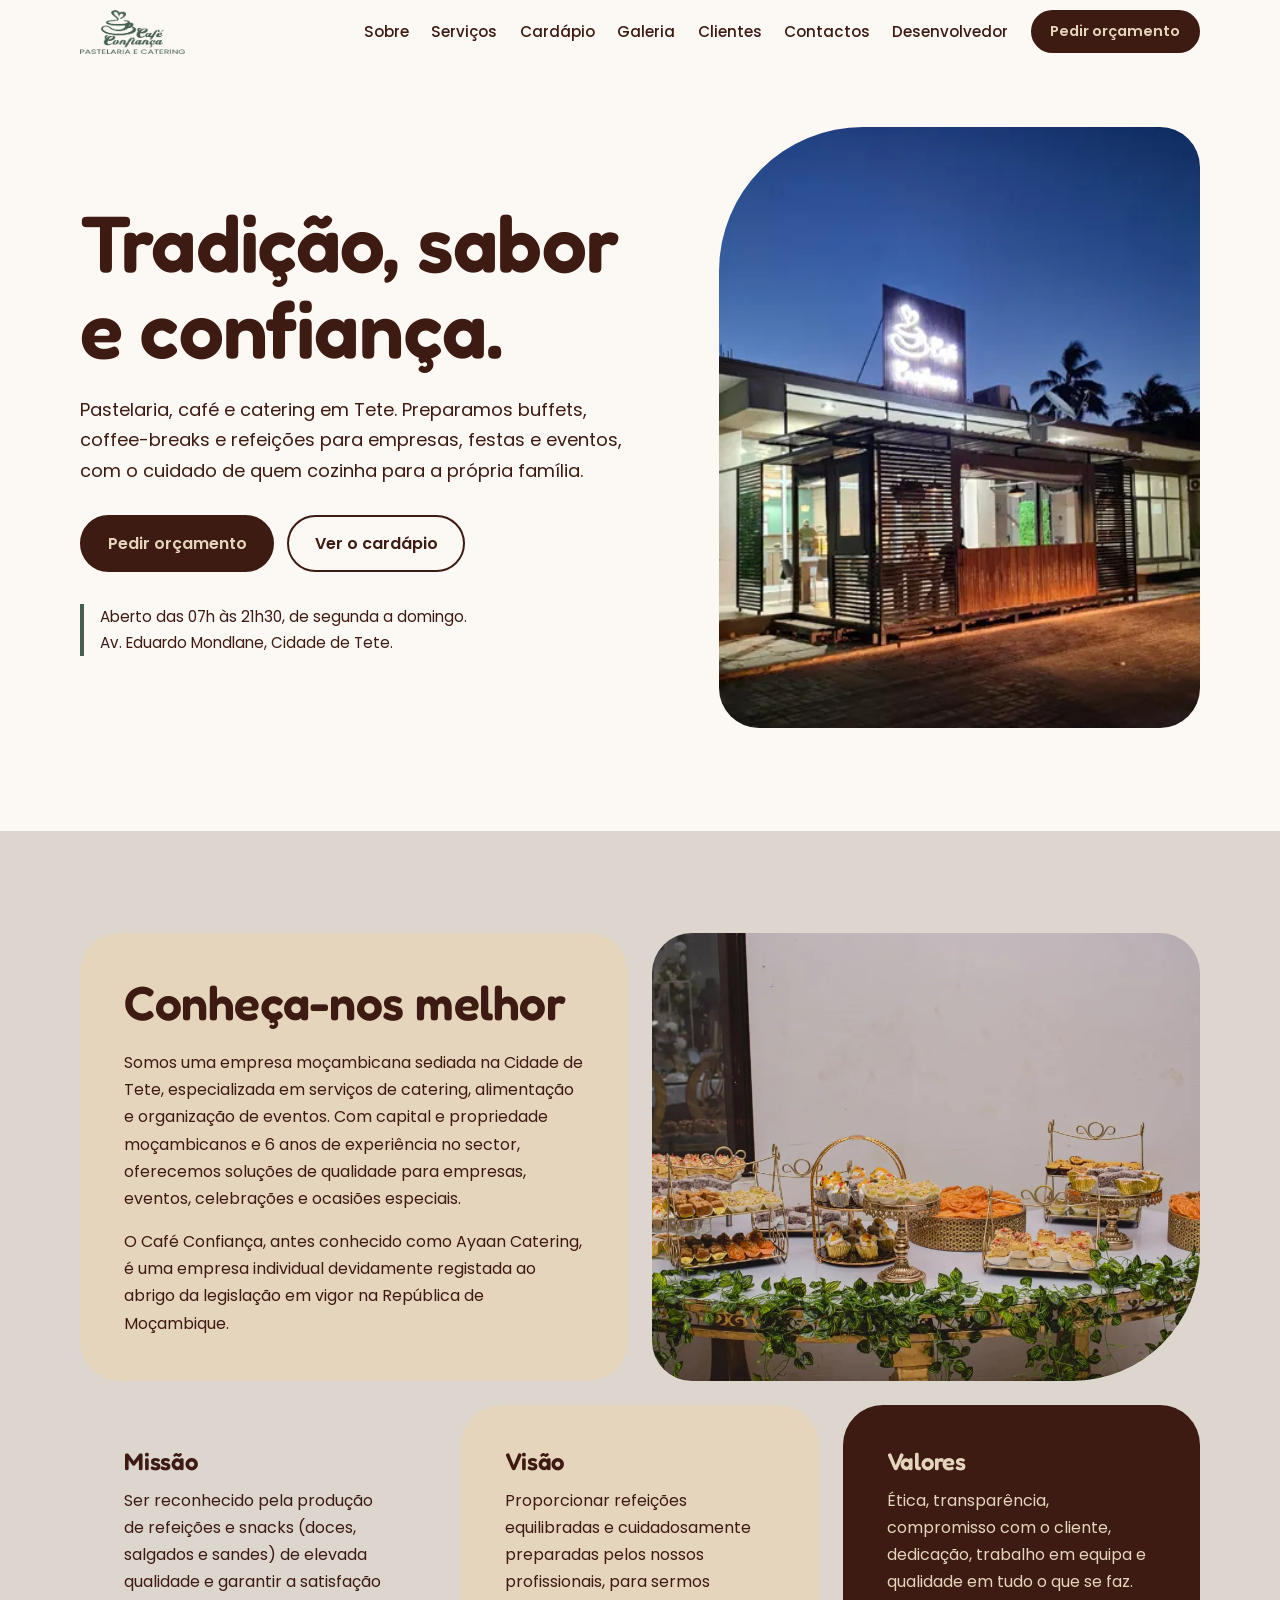
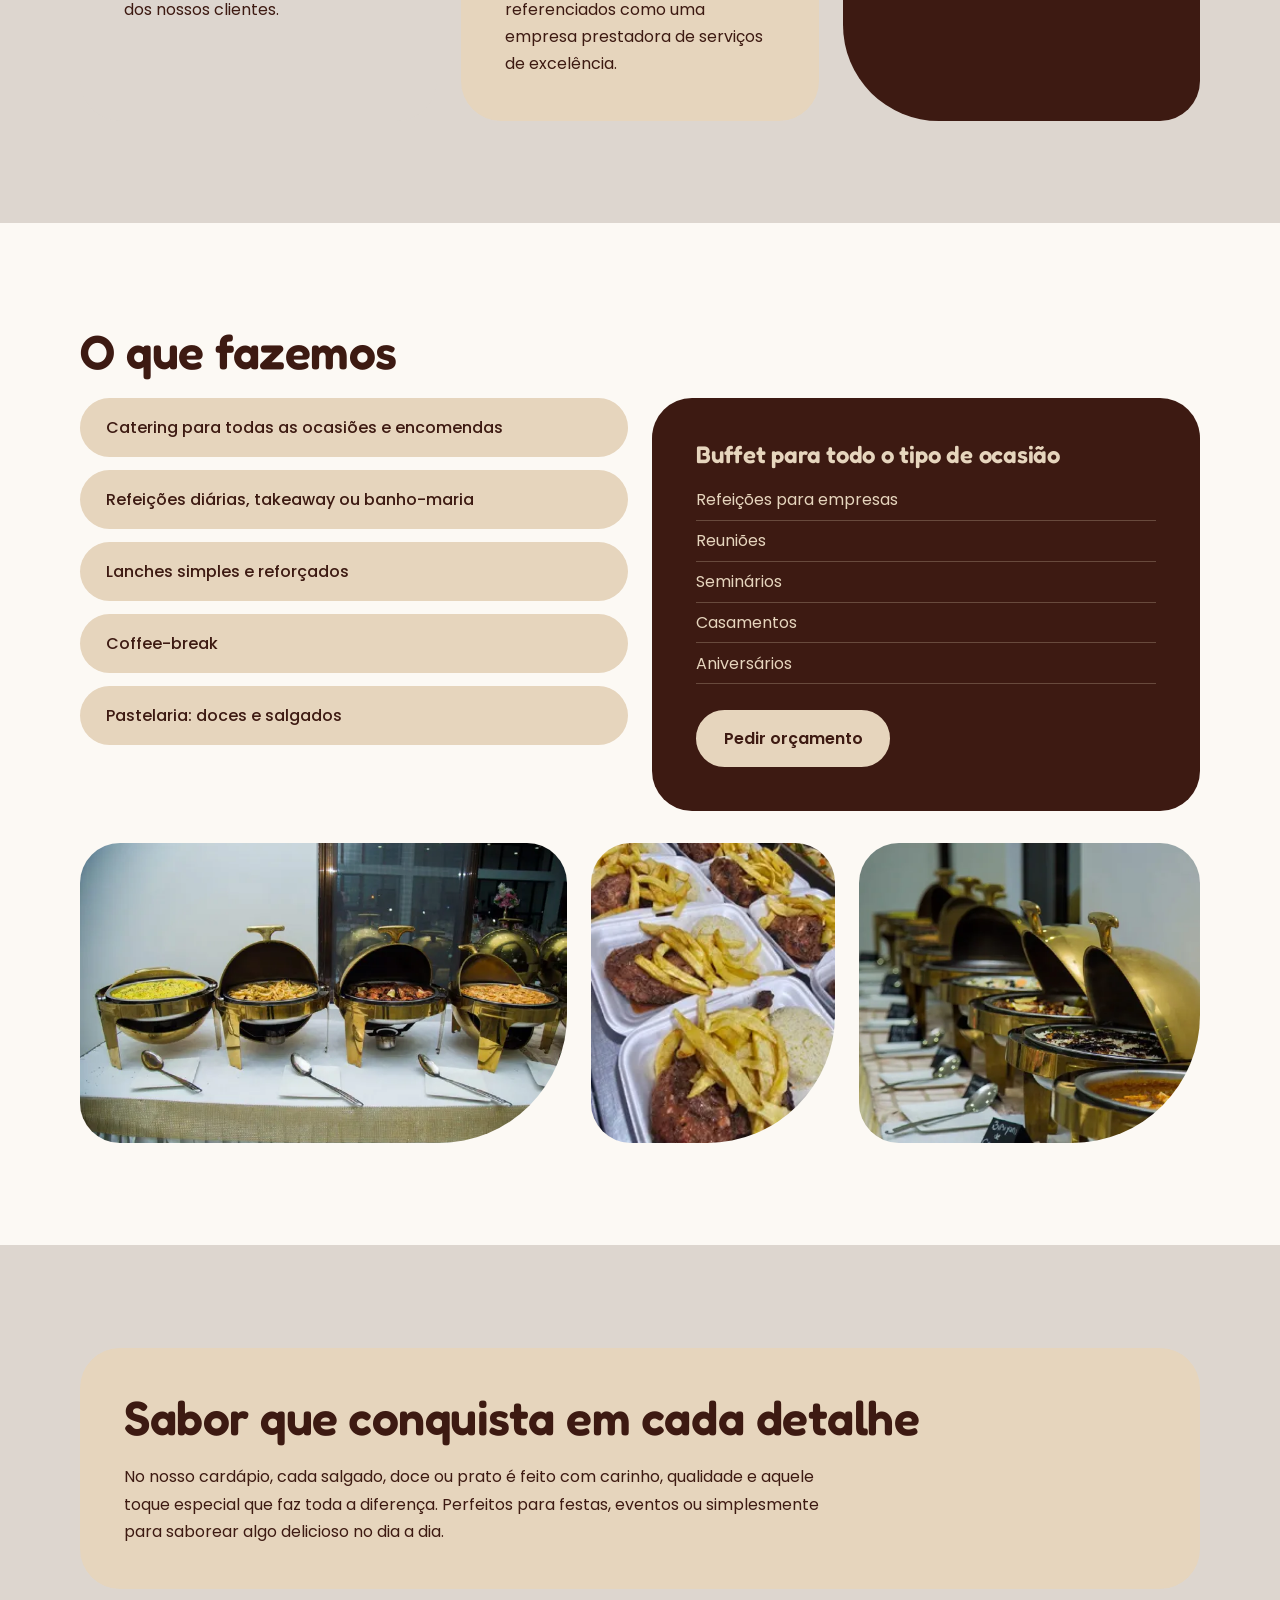
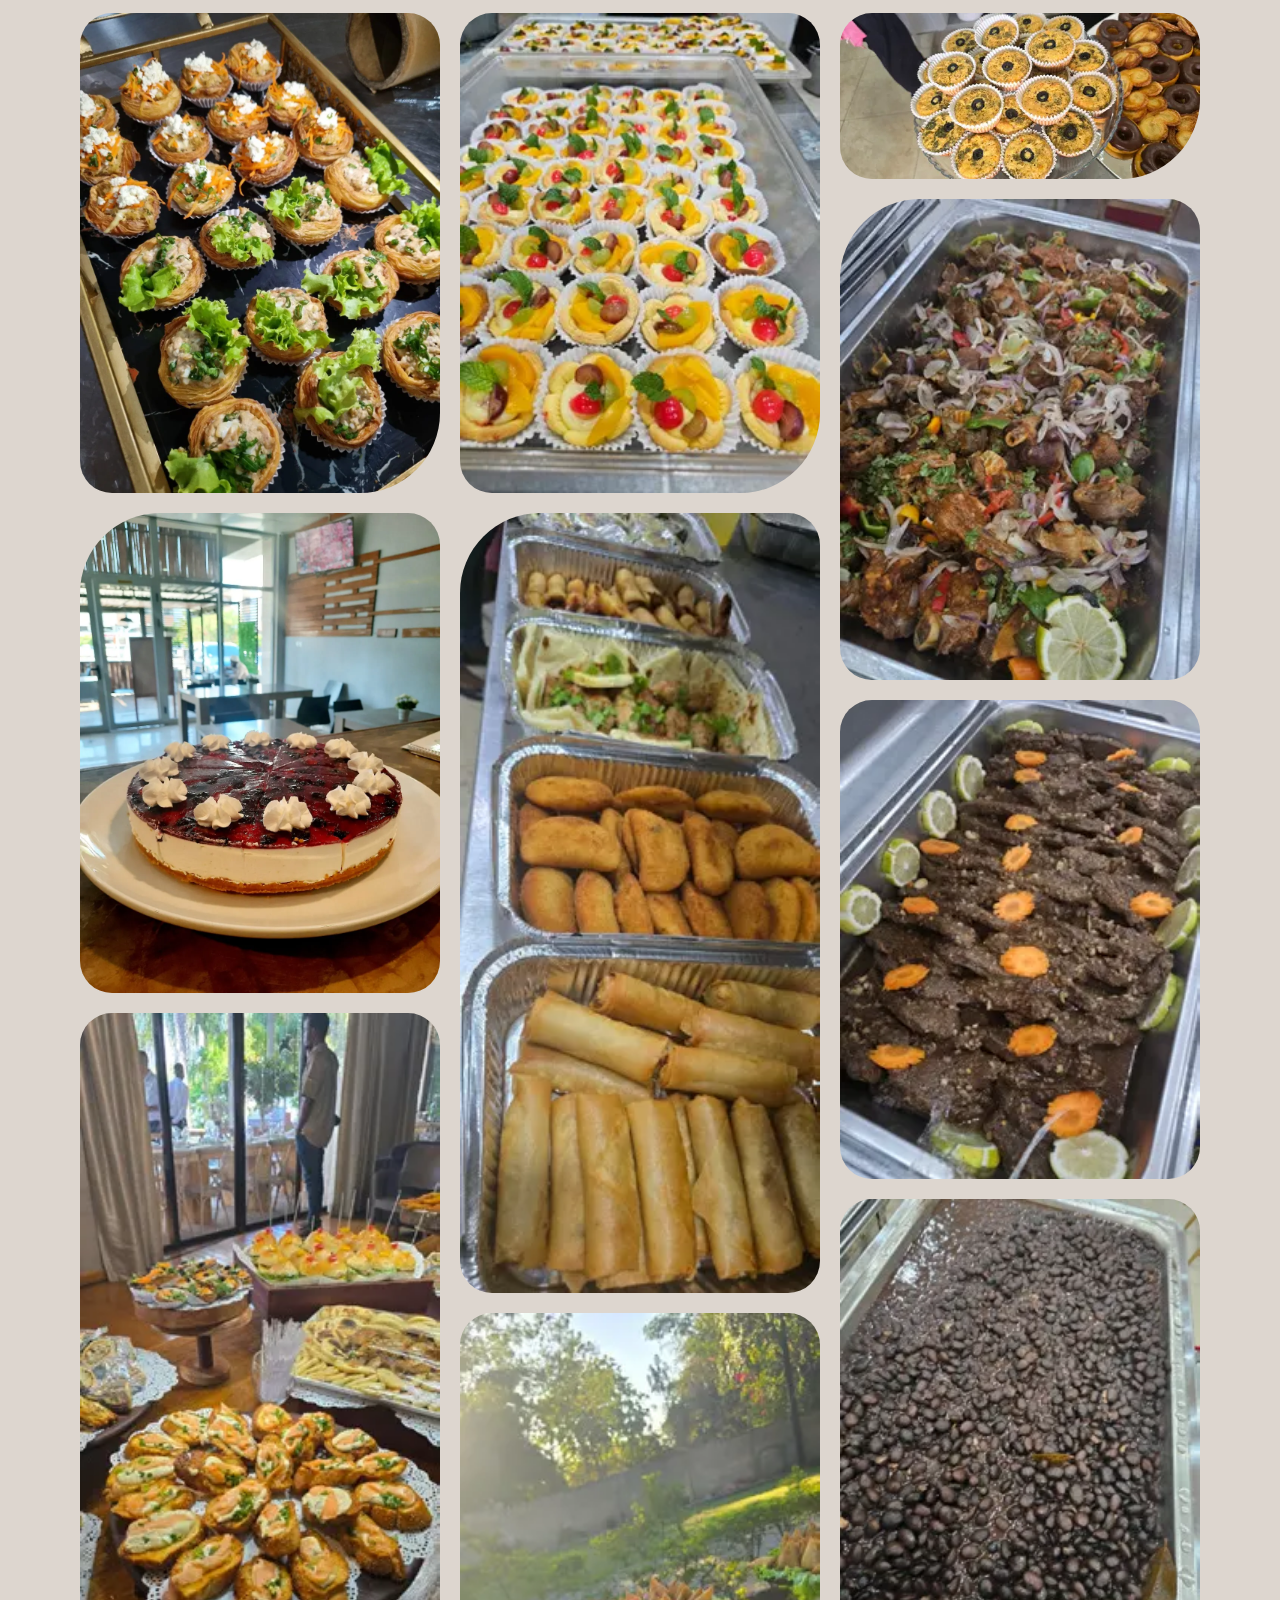
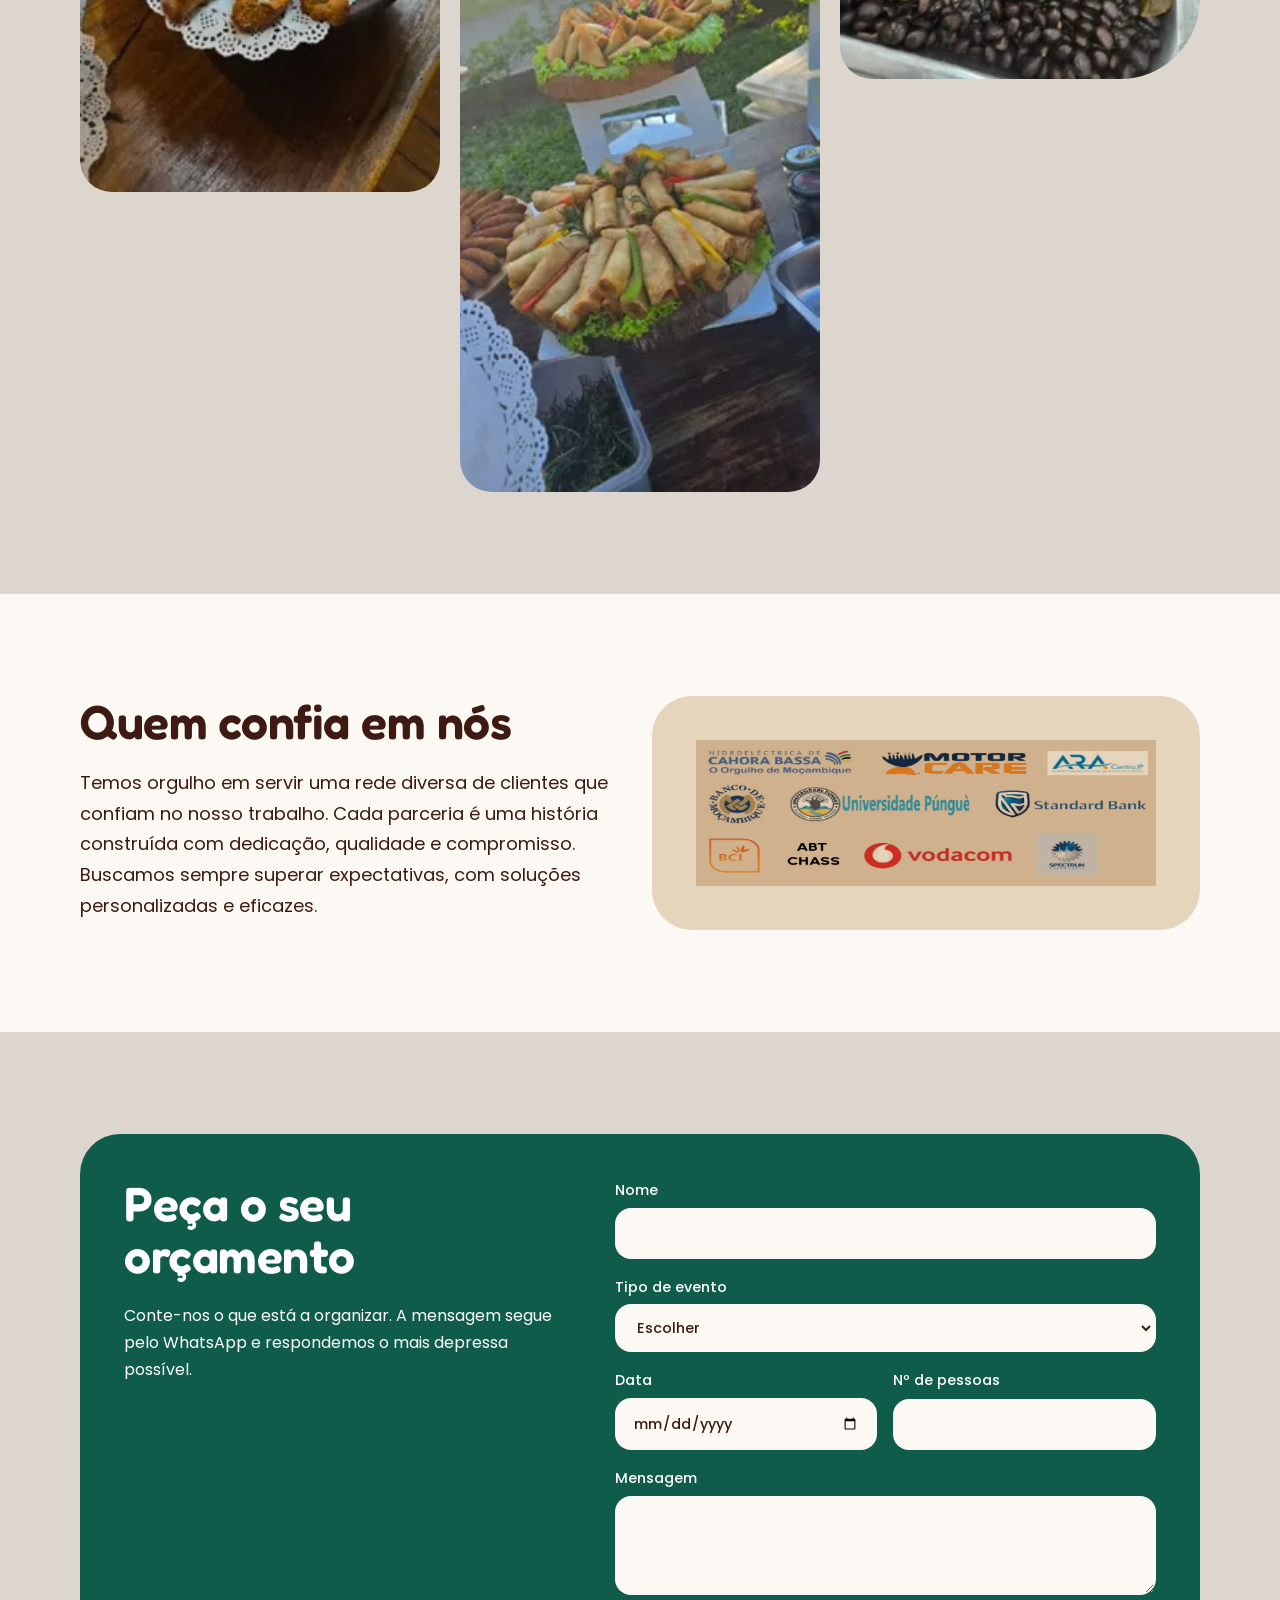
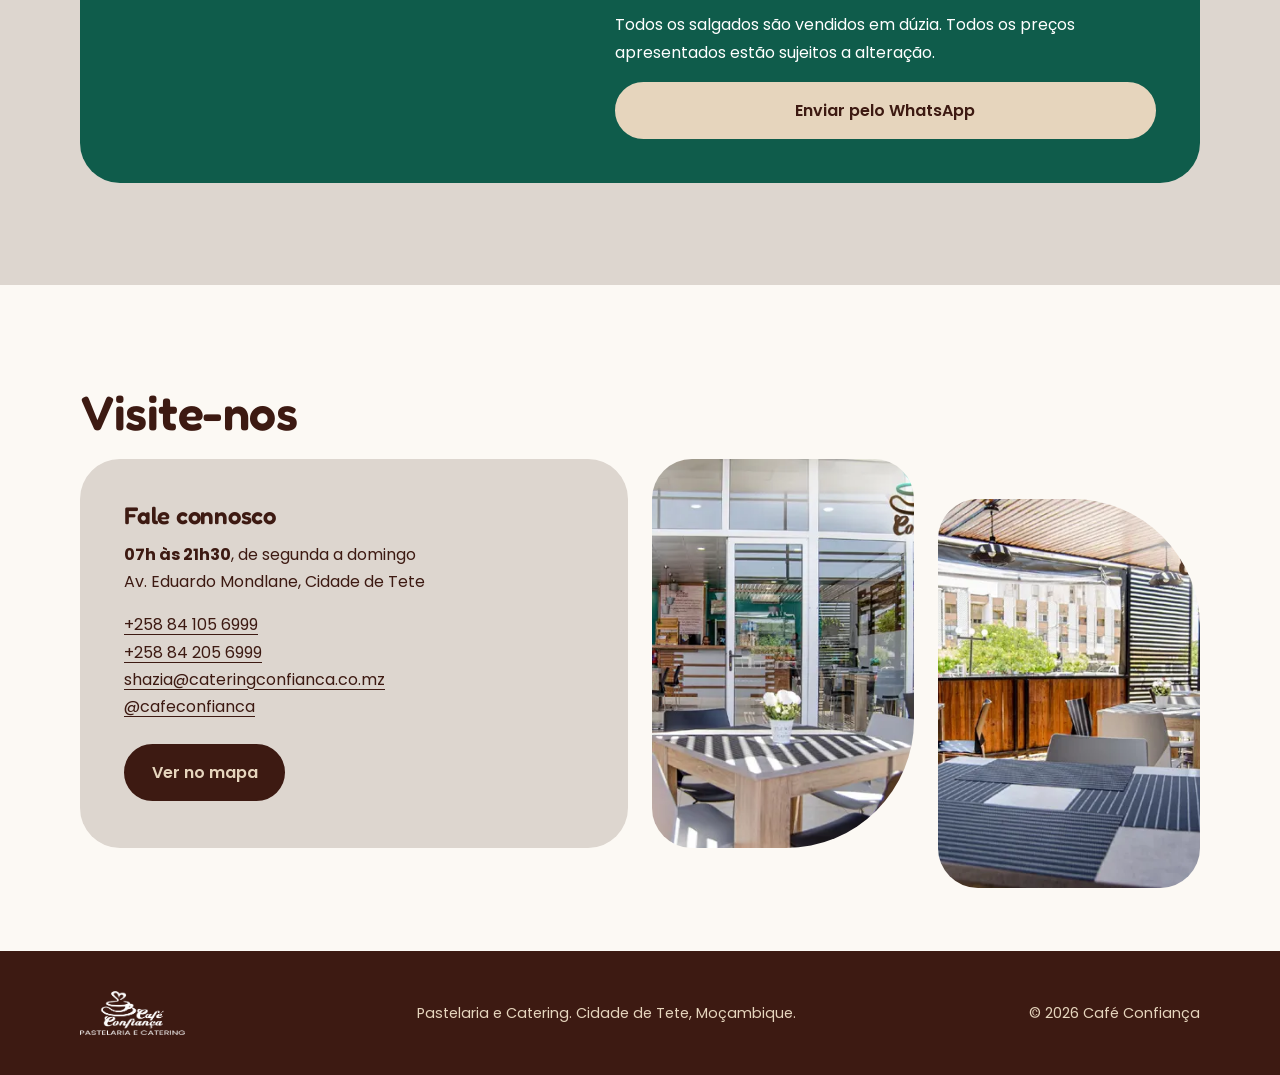
<file: index.html>
<!doctype html>
<html lang="pt-MZ">
<head>
<meta charset="utf-8">
<meta name="viewport" content="width=device-width, initial-scale=1">
<title>Café Confiança | Pastelaria, Café e Catering em Tete</title>
<meta name="description" content="Pastelaria, café e catering em Tete. Buffets, coffee-breaks, refeições diárias e eventos para empresas, casamentos e aniversários. Peça o seu orçamento.">
<meta name="theme-color" content="#3d1a12">
<meta property="og:title" content="Café Confiança | Pastelaria e Catering em Tete">
<meta property="og:description" content="Tradição, sabor e confiança. Catering para empresas, festas e eventos.">
<meta property="og:image" content="images/hero-exterior.webp">
<meta property="og:locale" content="pt_MZ">
<link rel="icon" href="images/logo.png">
<link rel="preconnect" href="https://fonts.googleapis.com">
<link rel="preconnect" href="https://fonts.gstatic.com" crossorigin>
<link rel="stylesheet" href="https://fonts.googleapis.com/css2?family=Fredoka:wght@500;600;700&family=Poppins:wght@400;500;600&display=swap">
<link rel="stylesheet" href="css/style.css">
<script type="application/ld+json">
{"@context":"https://schema.org","@type":"FoodEstablishment","name":"Café Confiança – Pastelaria e Catering","servesCuisine":"Pastelaria, Catering","image":"images/hero-exterior.webp","telephone":"+258841056999","address":{"@type":"PostalAddress","streetAddress":"Av. Eduardo Mondlane","addressLocality":"Tete","addressCountry":"MZ"},"openingHours":"Mo-Su 07:00-21:30","sameAs":["https://www.instagram.com/cafeconfianca"]}
</script>
</head>
<body>
<a class="skip" href="#conteudo">Saltar para o conteúdo</a>
<header class="top">
  <div class="wrap bar">
    <a href="#inicio" aria-label="Café Confiança, início"><img class="brand" src="images/logo.png" alt="Café Confiança – Pastelaria e Catering" width="104" height="44"></a>
    <nav aria-label="Principal">
      <a href="#sobre">Sobre</a><a href="#servicos">Serviços</a><a href="menu.html">Cardápio</a><a href="#galeria">Galeria</a><a href="#clientes">Clientes</a><a href="#contactos">Contactos</a><a href="desenvolvedor.html">Desenvolvedor</a>
      <a class="btn sm" href="#orcamento">Pedir orçamento</a>
    </nav>
  </div>
</header>

<main id="conteudo">
<section id="inicio" class="hero">
  <div class="wrap hero-grid">
    <div class="hero-text">
      <h1>Tradição, sabor e confiança.</h1>
      <p class="lead">Pastelaria, café e catering em Tete. Preparamos buffets, coffee-breaks e refeições para empresas, festas e eventos, com o cuidado de quem cozinha para a própria família.</p>
      <div class="cta">
        <a class="btn" href="#orcamento">Pedir orçamento</a>
        <a class="btn ghost" href="menu.html">Ver o cardápio</a>
      </div>
      <p class="facts">Aberto das 07h às 21h30, de segunda a domingo.<br>Av. Eduardo Mondlane, Cidade de Tete.</p>
    </div>
    <div class="hero-img shape"><img src="images/hero-exterior.webp" alt="Fachada do Café Confiança ao anoitecer, com o letreiro iluminado" width="1200" height="1345" fetchpriority="high"></div>
  </div>
</section>

<section id="sobre" class="alt">
  <div class="wrap">
    <div class="split">
      <div class="panel sand">
        <h2>Conheça-nos melhor</h2>
        <p>Somos uma empresa moçambicana sediada na Cidade de Tete, especializada em serviços de catering, alimentação e organização de eventos. Com capital e propriedade moçambicanos e 6 anos de experiência no sector, oferecemos soluções de qualidade para empresas, eventos, celebrações e ocasiões especiais.</p>
        <p>O Café Confiança, antes conhecido como Ayaan Catering, é uma empresa individual devidamente registada ao abrigo da legislação em vigor na República de Moçambique.</p>
      </div>
      <div class="shape"><img src="images/pastelaria.webp" alt="Mesa de doces e salgados com suportes dourados e folhagem" loading="lazy" width="1200" height="801"></div>
    </div>
    <div class="mvv">
      <div class="panel stone"><h3>Missão</h3><p>Ser reconhecido pela produção de refeições e snacks (doces, salgados e sandes) de elevada qualidade e garantir a satisfação dos nossos clientes.</p></div>
      <div class="panel sand"><h3>Visão</h3><p>Proporcionar refeições equilibradas e cuidadosamente preparadas pelos nossos profissionais, para sermos referenciados como uma empresa prestadora de serviços de excelência.</p></div>
      <div class="panel dark"><h3>Valores</h3><p>Ética, transparência, compromisso com o cliente, dedicação, trabalho em equipa e qualidade em tudo o que se faz.</p></div>
    </div>
  </div>
</section>

<section id="servicos">
  <div class="wrap">
    <h2>O que fazemos</h2>
    <div class="split top-align">
      <ul class="pills">
        <li>Catering para todas as ocasiões e encomendas</li>
        <li>Refeições diárias, takeaway ou banho-maria</li>
        <li>Lanches simples e reforçados</li>
        <li>Coffee-break</li>
        <li>Pastelaria: doces e salgados</li>
      </ul>
      <div class="panel dark">
        <h3>Buffet para todo o tipo de ocasião</h3>
        <ul class="plain">
          <li>Refeições para empresas</li><li>Reuniões</li><li>Seminários</li><li>Casamentos</li><li>Aniversários</li>
        </ul>
        <a class="btn light" href="#orcamento">Pedir orçamento</a>
      </div>
    </div>
    <div class="trio">
      <img class="shape s1" src="images/buffet-pratos.webp" alt="Quatro travessas douradas de buffet com pratos quentes" loading="lazy" width="1200" height="800">
      <img class="shape s2" src="images/takeaway.webp" alt="Refeições takeaway com frango grelhado, batata frita e arroz" loading="lazy" width="224" height="299">
      <img class="shape s3" src="images/buffet-dourado.webp" alt="Linha de buffet com cloches douradas e pratos tradicionais" loading="lazy" width="727" height="484">
    </div>
  </div>
</section>

<section id="galeria" class="alt">
  <div class="wrap">
    <div class="panel sand head">
      <h2>Sabor que conquista em cada detalhe</h2>
      <p>No nosso cardápio, cada salgado, doce ou prato é feito com carinho, qualidade e aquele toque especial que faz toda a diferença. Perfeitos para festas, eventos ou simplesmente para saborear algo delicioso no dia a dia.</p>
    </div>
    <div class="masonry">
      <img src="images/folhados.webp" alt="Folhados com recheio cremoso e alface" loading="lazy" width="960" height="1280">
      <img src="images/cheesecake.webp" alt="Cheesecake de frutos vermelhos com chantilly" loading="lazy" width="960" height="1280">
      <img src="images/canapes.webp" alt="Canapés de pão com creme e salmão" loading="lazy" width="224" height="485">
      <img src="images/tartes-fruta.webp" alt="Tartelettes de fruta fresca" loading="lazy" width="252" height="336">
      <img src="images/salgados.webp" alt="Tabuleiros de empadas, rissóis e rolinhos" loading="lazy" width="223" height="483">
      <img src="images/rolinhos.webp" alt="Rolinhos de primavera numa mesa de jardim" loading="lazy" width="226" height="489">
      <img src="images/quiches.webp" alt="Quiches com azeitona e donuts" loading="lazy" width="533" height="246">
      <img src="images/carne-guisada.webp" alt="Carne guisada com cebola e limão" loading="lazy" width="265" height="354">
      <img src="images/carne.webp" alt="Bife em molho com rodelas de cenoura e limão" loading="lazy" width="226" height="301">
      <img src="images/feijao.webp" alt="Feijão preto cozinhado em travessa" loading="lazy" width="240" height="320">
    </div>
  </div>
</section>

<section id="clientes">
  <div class="wrap split top-align">
    <div>
      <h2>Quem confia em nós</h2>
      <p class="lead">Temos orgulho em servir uma rede diversa de clientes que confiam no nosso trabalho. Cada parceria é uma história construída com dedicação, qualidade e compromisso. Buscamos sempre superar expectativas, com soluções personalizadas e eficazes.</p>
    </div>
    <div class="panel sand logos"><img src="images/clientes.webp" alt="Clientes: Hidroeléctrica de Cahora Bassa, Motor Care, ARA Centro, Banco de Moçambique, Universidade Púnguè, Standard Bank, BCI, ABT Chass, Vodacom e Spectrum Engenharia" loading="lazy" width="1330" height="420"></div>
  </div>
</section>

<section id="orcamento" class="alt">
  <div class="wrap">
    <div class="panel green quote">
      <div>
        <h2>Peça o seu orçamento</h2>
        <p>Conte-nos o que está a organizar. A mensagem segue pelo WhatsApp e respondemos o mais depressa possível.</p>
      </div>
      <form id="form" novalidate>
        <label>Nome<input name="nome" autocomplete="name" required></label>
        <label>Tipo de evento
          <select name="tipo" required>
            <option value="">Escolher</option><option>Refeição para empresa</option><option>Reunião ou seminário</option><option>Coffee-break</option><option>Casamento</option><option>Aniversário</option><option>Outro</option>
          </select>
        </label>
        <div class="row">
          <label>Data<input type="date" name="data"></label>
          <label>Nº de pessoas<input type="number" name="pessoas" min="1" inputmode="numeric"></label>
        </div>
        <label>Mensagem<textarea name="msg" rows="3"></textarea></label>
        <p class="menu-notices">Todos os salgados são vendidos em dúzia. Todos os preços apresentados estão sujeitos a alteração.</p>
        <p class="err" id="err" role="alert" hidden>Indique o seu nome e o tipo de evento.</p>
        <button class="btn light" type="submit">Enviar pelo WhatsApp</button>
      </form>
    </div>
  </div>
</section>

<section id="contactos">
  <div class="wrap">
    <h2>Visite-nos</h2>
    <div class="split">
      <div class="panel stone info">
        <h3>Fale connosco</h3>
        <p><strong>07h às 21h30</strong>, de segunda a domingo<br>Av. Eduardo Mondlane, Cidade de Tete</p>
        <p><a href="tel:+258841056999">+258 84 105 6999</a><br><a href="tel:+258842056999">+258 84 205 6999</a><br><a href="mailto:shazia@cateringconfianca.co.mz">shazia@cateringconfianca.co.mz</a><br><a href="https://www.instagram.com/cafeconfianca" rel="noopener">@cafeconfianca</a></p>
        <a class="btn" href="https://www.google.com/maps/search/?api=1&query=Caf%C3%A9+Confian%C3%A7a+Av.+Eduardo+Mondlane+Tete" rel="noopener">Ver no mapa</a>
      </div>
      <div class="duo">
        <img class="shape s1" src="images/interior.webp" alt="Interior do café com balcão e flores brancas" loading="lazy" width="451" height="451">
        <img class="shape s2" src="images/esplanada.webp" alt="Esplanada com mesas de madeira" loading="lazy" width="441" height="441">
      </div>
    </div>
  </div>
</section>
</main>

<footer>
  <div class="wrap foot">
    <img class="brand inv" src="images/logo.png" alt="Café Confiança" width="104" height="44">
    <p>Pastelaria e Catering. Cidade de Tete, Moçambique.</p>
    <p>© 2026 Café Confiança</p>
  </div>
</footer>
<dialog id="lb"><img alt=""></dialog>
<script src="js/app.js" defer></script>
</body>
</html>
</file>
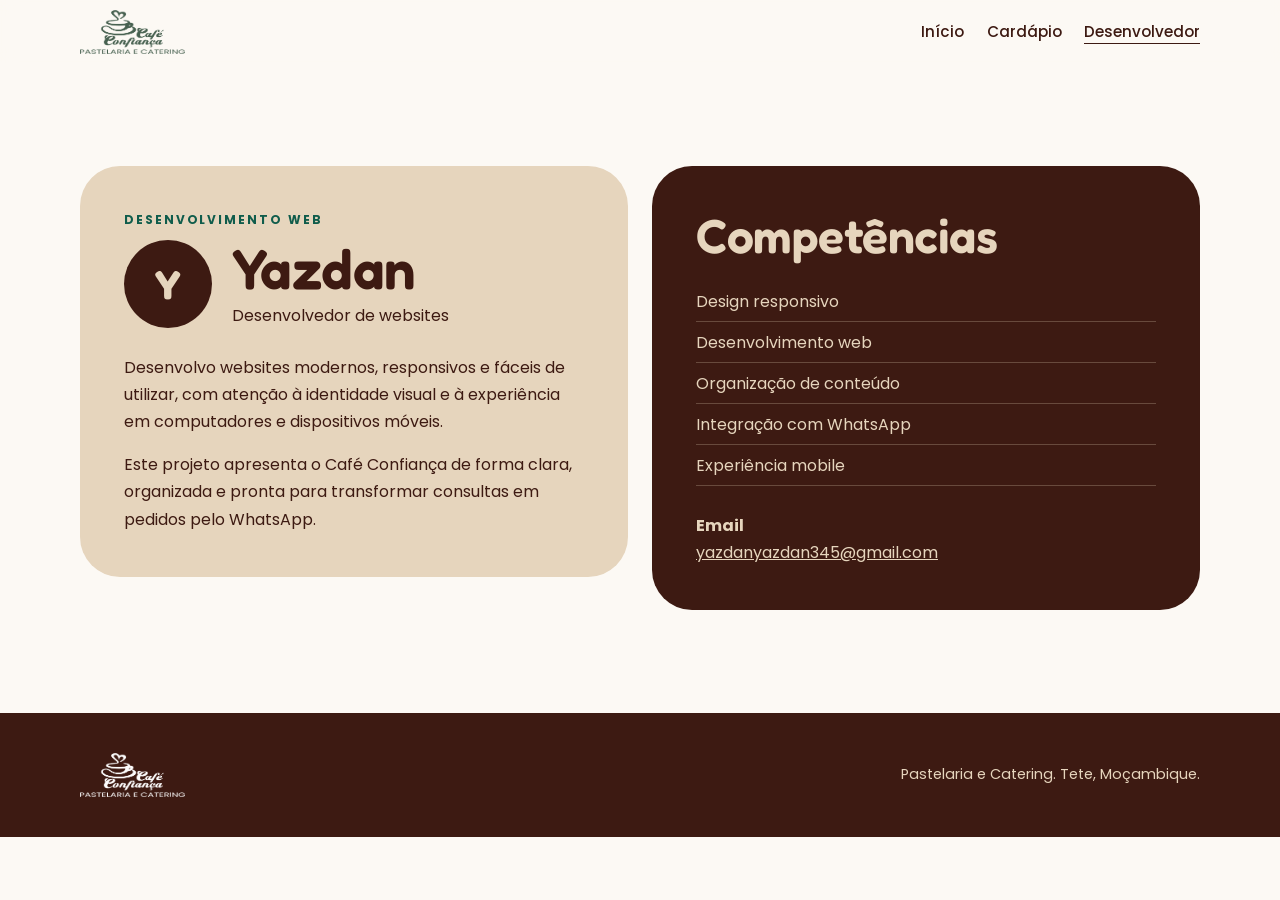
<file: desenvolvedor.html>
<!doctype html>
<html lang="pt-MZ">
<head>
<meta charset="utf-8"><meta name="viewport" content="width=device-width, initial-scale=1">
<title>Sobre o Desenvolvedor | Café Confiança</title>
<link rel="stylesheet" href="https://fonts.googleapis.com/css2?family=Fredoka:wght@500;600;700&family=Poppins:wght@400;500;600&display=swap">
<link rel="stylesheet" href="css/style.css">
</head>
<body>
<header class="top"><div class="wrap bar">
  <a href="index.html"><img class="brand" src="images/logo.png" alt="Café Confiança" width="104" height="44"></a>
  <nav aria-label="Principal"><a href="index.html">Início</a><a href="menu.html">Cardápio</a><a href="desenvolvedor.html" class="active-link">Desenvolvedor</a></nav>
</div></header>
<main>
<section>
  <div class="wrap split top-align">
    <div class="panel sand developer-card">
      <p class="eyebrow">Desenvolvimento web</p>
      <div class="developer-identity"><span>Y</span><div><h1>Yazdan</h1><p>Desenvolvedor de websites</p></div></div>
      <p>Desenvolvo websites modernos, responsivos e fáceis de utilizar, com atenção à identidade visual e à experiência em computadores e dispositivos móveis.</p>
      <p>Este projeto apresenta o Café Confiança de forma clara, organizada e pronta para transformar consultas em pedidos pelo WhatsApp.</p>
    </div>
    <div class="panel dark developer-card">
      <h2>Competências</h2>
      <ul class="plain"><li>Design responsivo</li><li>Desenvolvimento web</li><li>Organização de conteúdo</li><li>Integração com WhatsApp</li><li>Experiência mobile</li></ul>
      <p class="developer-email"><strong>Email</strong><br><a href="mailto:yazdanyazdan345@gmail.com">yazdanyazdan345@gmail.com</a></p>
    </div>
  </div>
</section>
</main>
<footer><div class="wrap foot"><img class="brand inv" src="images/logo.png" alt="Café Confiança" width="104" height="44"><p>Pastelaria e Catering. Tete, Moçambique.</p></div></footer>
</body>
</html>
</file>
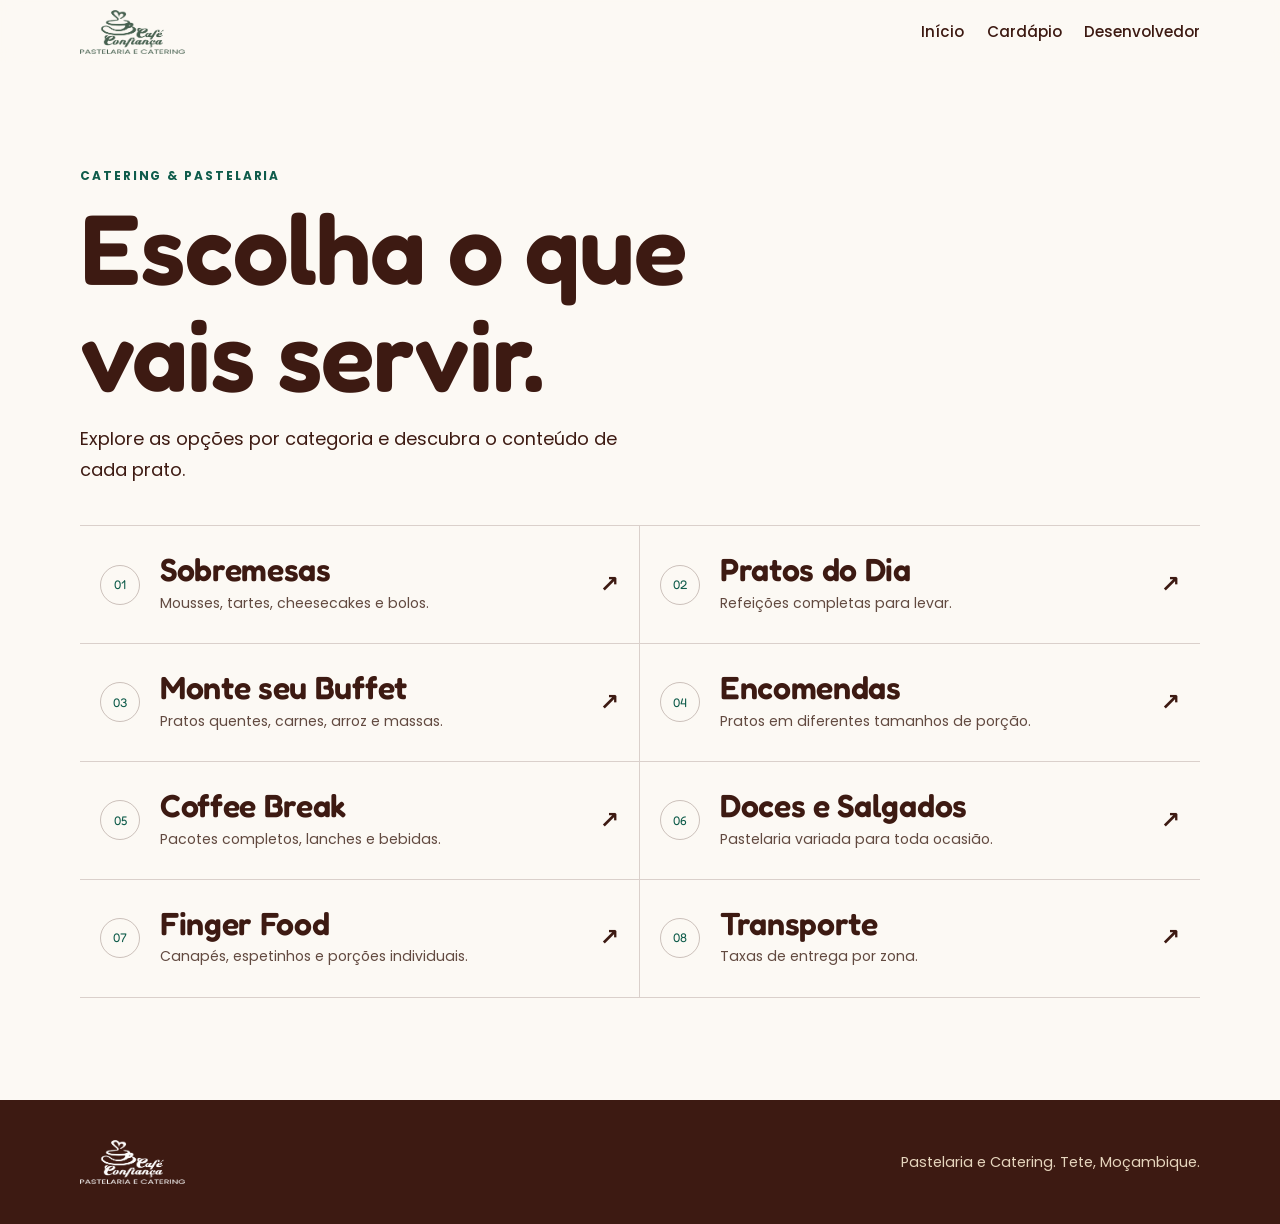
<file: menu.html>
<!doctype html>
<html lang="pt-MZ">
<head>
<meta charset="utf-8"><meta name="viewport" content="width=device-width, initial-scale=1">
<title>Cardápio | Café Confiança</title>
<link rel="stylesheet" href="https://fonts.googleapis.com/css2?family=Fredoka:wght@500;600;700&family=Poppins:wght@400;500;600&display=swap">
<link rel="stylesheet" href="css/style.css">
</head>
<body>
<header class="top"><div class="wrap bar">
  <a href="index.html"><img class="brand" src="images/logo.png" alt="Café Confiança" width="104" height="44"></a>
  <nav aria-label="Principal"><a href="index.html">Início</a><a href="menu.html">Cardápio</a><a href="desenvolvedor.html">Desenvolvedor</a></nav>
</div></header>
<main>
<section class="menu-cover">
  <div class="wrap">
    <div class="menu-cover-copy">
      <p class="eyebrow">Catering &amp; pastelaria</p>
      <h1>Escolha o que vais servir.</h1>
      <p>Explore as opções por categoria e descubra o conteúdo de cada prato.</p>
    </div>
    <div class="menu-index">
      <a class="menu-category" href="menus/menu-sobremesas.html"><span class="menu-number">01</span><div><h2>Sobremesas</h2><p>Mousses, tartes, cheesecakes e bolos.</p></div><b aria-hidden="true">↗</b></a>
      <a class="menu-category" href="menus/menu-takeaway.html"><span class="menu-number">02</span><div><h2>Pratos do Dia</h2><p>Refeições completas para levar.</p></div><b aria-hidden="true">↗</b></a>
      <a class="menu-category" href="menus/menu-buffet.html"><span class="menu-number">03</span><div><h2>Monte seu Buffet</h2><p>Pratos quentes, carnes, arroz e massas.</p></div><b aria-hidden="true">↗</b></a>
      <a class="menu-category" href="menus/menu-encomendas.html"><span class="menu-number">04</span><div><h2>Encomendas</h2><p>Pratos em diferentes tamanhos de porção.</p></div><b aria-hidden="true">↗</b></a>
      <a class="menu-category" href="menus/menu-coffee.html"><span class="menu-number">05</span><div><h2>Coffee Break</h2><p>Pacotes completos, lanches e bebidas.</p></div><b aria-hidden="true">↗</b></a>
      <a class="menu-category" href="menus/menu-salgados.html"><span class="menu-number">06</span><div><h2>Doces e Salgados</h2><p>Pastelaria variada para toda ocasião.</p></div><b aria-hidden="true">↗</b></a>
      <a class="menu-category" href="menus/menu-finger.html"><span class="menu-number">07</span><div><h2>Finger Food</h2><p>Canapés, espetinhos e porções individuais.</p></div><b aria-hidden="true">↗</b></a>
      <a class="menu-category" href="menus/menu-transporte.html"><span class="menu-number">08</span><div><h2>Transporte</h2><p>Taxas de entrega por zona.</p></div><b aria-hidden="true">↗</b></a>
    </div>
  </div>
</section>
</main>
<footer><div class="wrap foot"><img class="brand inv" src="images/logo.png" alt="Café Confiança" width="104" height="44"><p>Pastelaria e Catering. Tete, Moçambique.</p></div></footer>
</body>
</html>
</file>
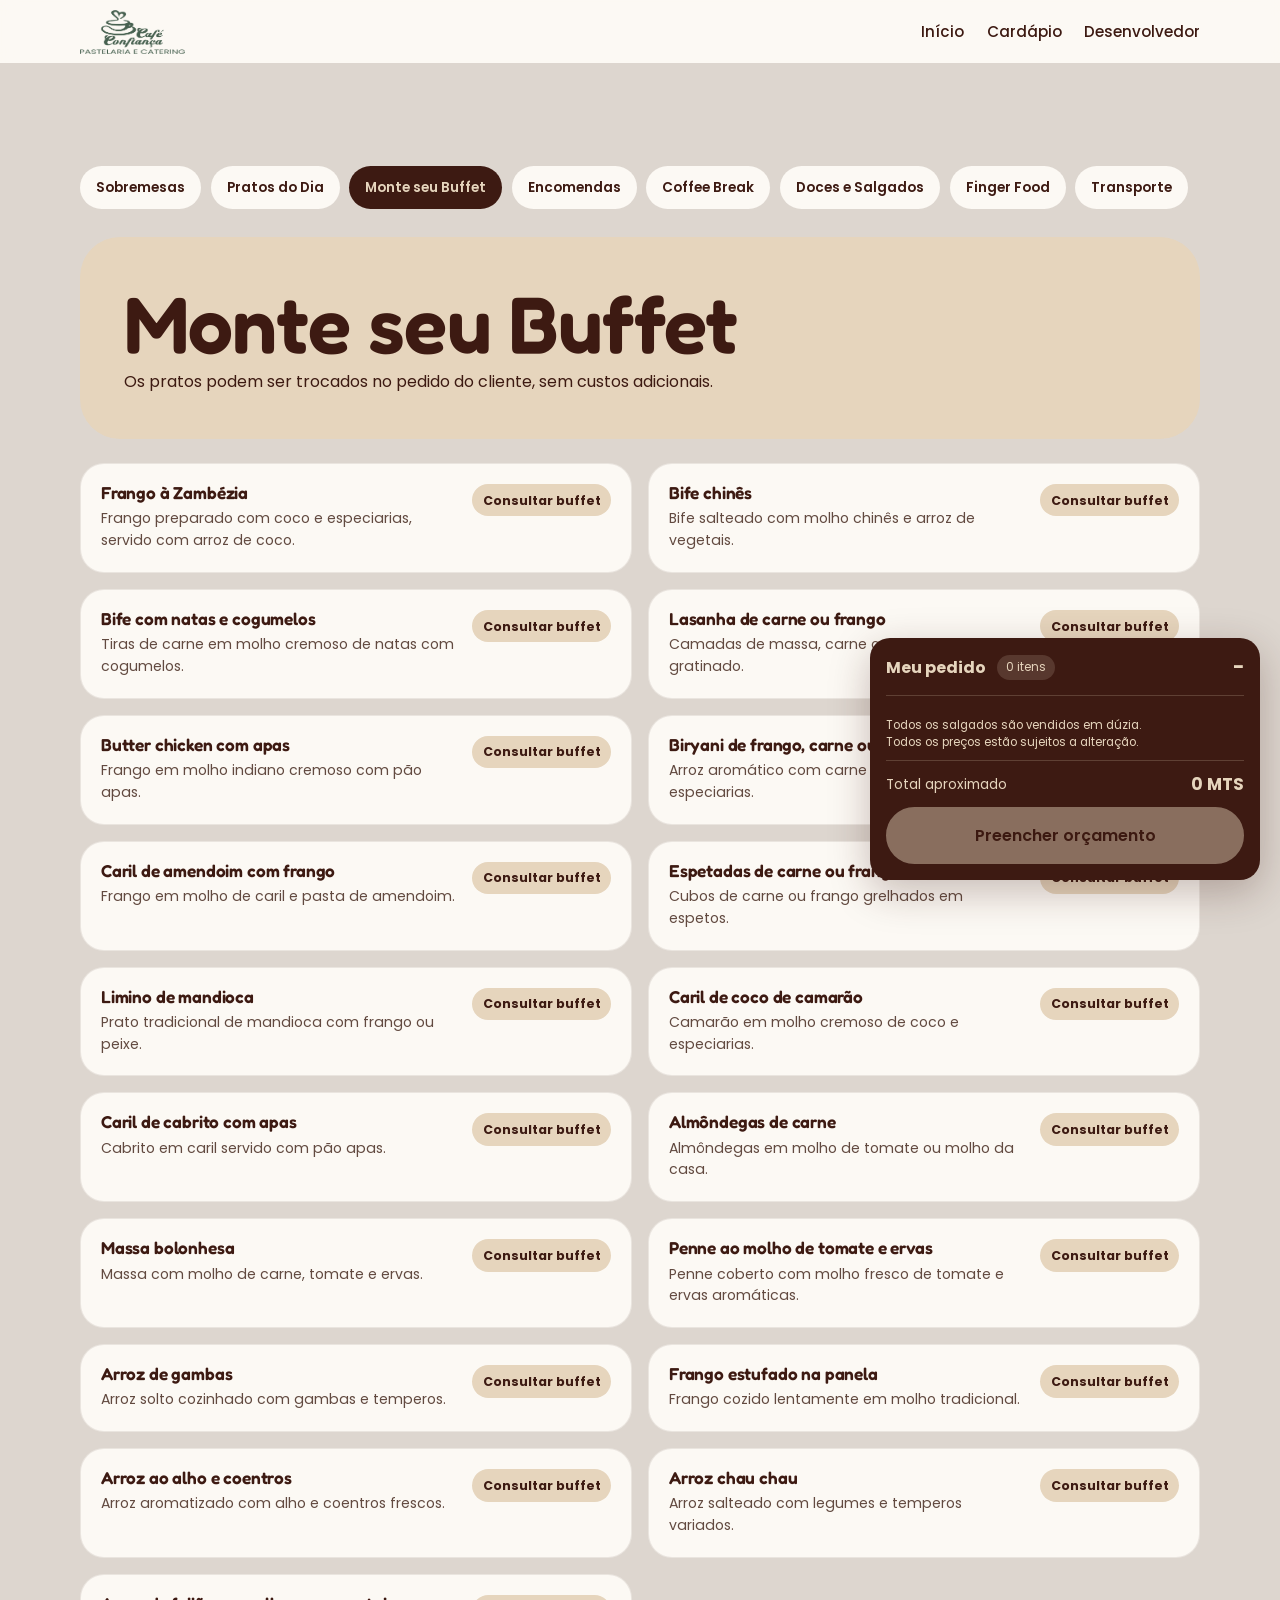
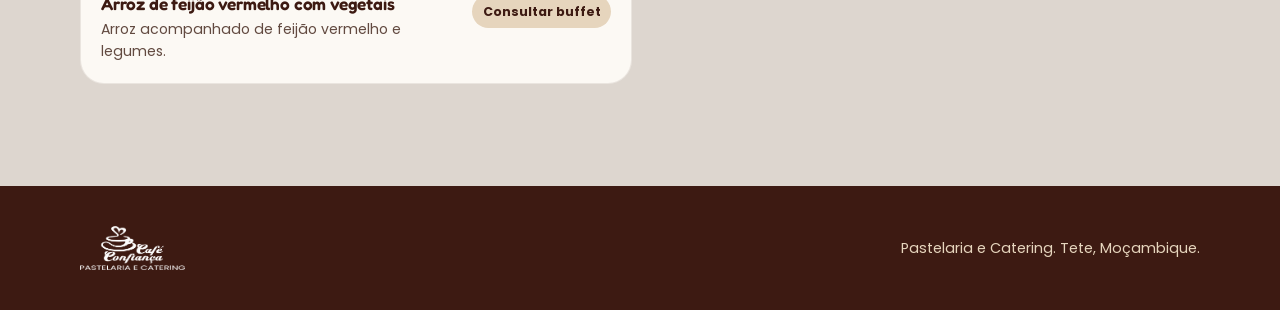
<file: menus/menu-buffet.html>
<!doctype html><html lang="pt-MZ"><head><meta charset="utf-8"><meta name="viewport" content="width=device-width,initial-scale=1"><title>Buffet | Café Confiança</title><link rel="stylesheet" href="https://fonts.googleapis.com/css2?family=Fredoka:wght@500;600;700&family=Poppins:wght@400;500;600&display=swap"><link rel="stylesheet" href="../css/style.css"></head>
<body data-category="buffet"><header class="top"><div class="wrap bar"><a href="../index.html"><img class="brand" src="../images/logo.png" alt="Café Confiança"></a><nav><a href="../index.html">Início</a><a href="../menu.html">Cardápio</a><a href="../desenvolvedor.html">Desenvolvedor</a></nav></div></header>
<main><section class="alt"><div class="wrap"><div id="category-nav" class="category-nav"></div><div class="menu-heading panel sand"><h1 id="page-title"></h1><p id="page-note"></p></div><div id="menu-items" class="menu-grid"></div></div></section></main>
<footer><div class="wrap foot"><img class="brand inv" src="../images/logo.png" alt="Café Confiança"><p>Pastelaria e Catering. Tete, Moçambique.</p></div></footer><script src="../js/menu.js"></script></body></html>
</file>
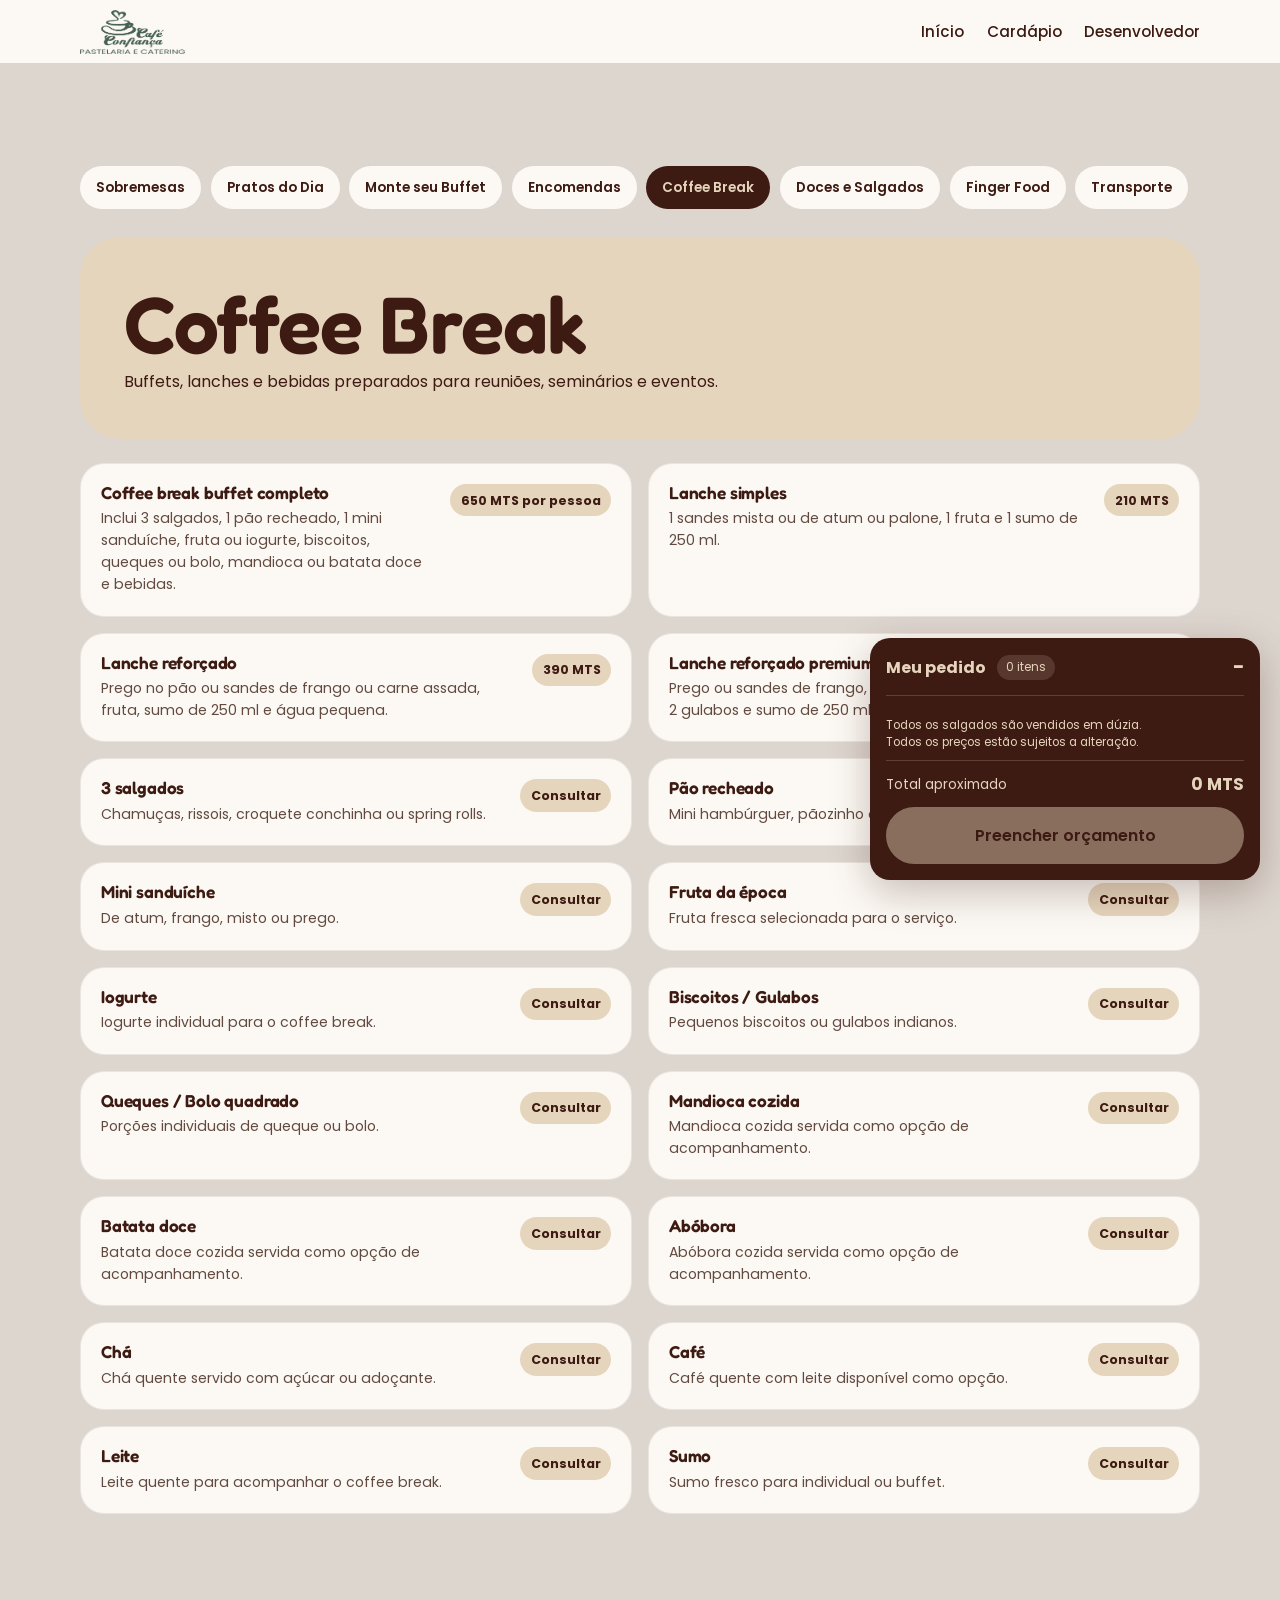
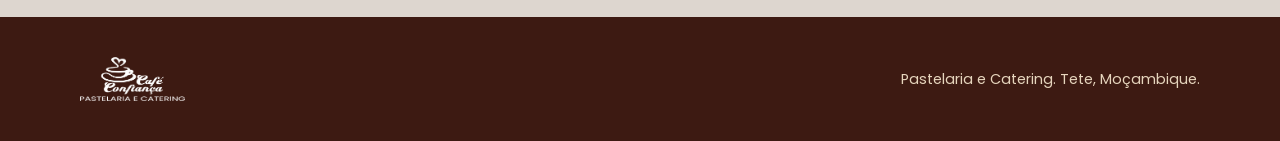
<file: menus/menu-coffee.html>
<!doctype html><html lang="pt-MZ"><head><meta charset="utf-8"><meta name="viewport" content="width=device-width,initial-scale=1"><title>Coffee Break | Café Confiança</title><link rel="stylesheet" href="https://fonts.googleapis.com/css2?family=Fredoka:wght@500;600;700&family=Poppins:wght@400;500;600&display=swap"><link rel="stylesheet" href="../css/style.css"></head>
<body data-category="coffee"><header class="top"><div class="wrap bar"><a href="../index.html"><img class="brand" src="../images/logo.png" alt="Café Confiança"></a><nav><a href="../index.html">Início</a><a href="../menu.html">Cardápio</a><a href="../desenvolvedor.html">Desenvolvedor</a></nav></div></header>
<main><section class="alt"><div class="wrap"><div id="category-nav" class="category-nav"></div><div class="menu-heading panel sand"><h1 id="page-title"></h1><p id="page-note"></p></div><div id="menu-items" class="menu-grid"></div></div></section></main>
<footer><div class="wrap foot"><img class="brand inv" src="../images/logo.png" alt="Café Confiança"><p>Pastelaria e Catering. Tete, Moçambique.</p></div></footer><script src="../js/menu.js"></script></body></html>
</file>
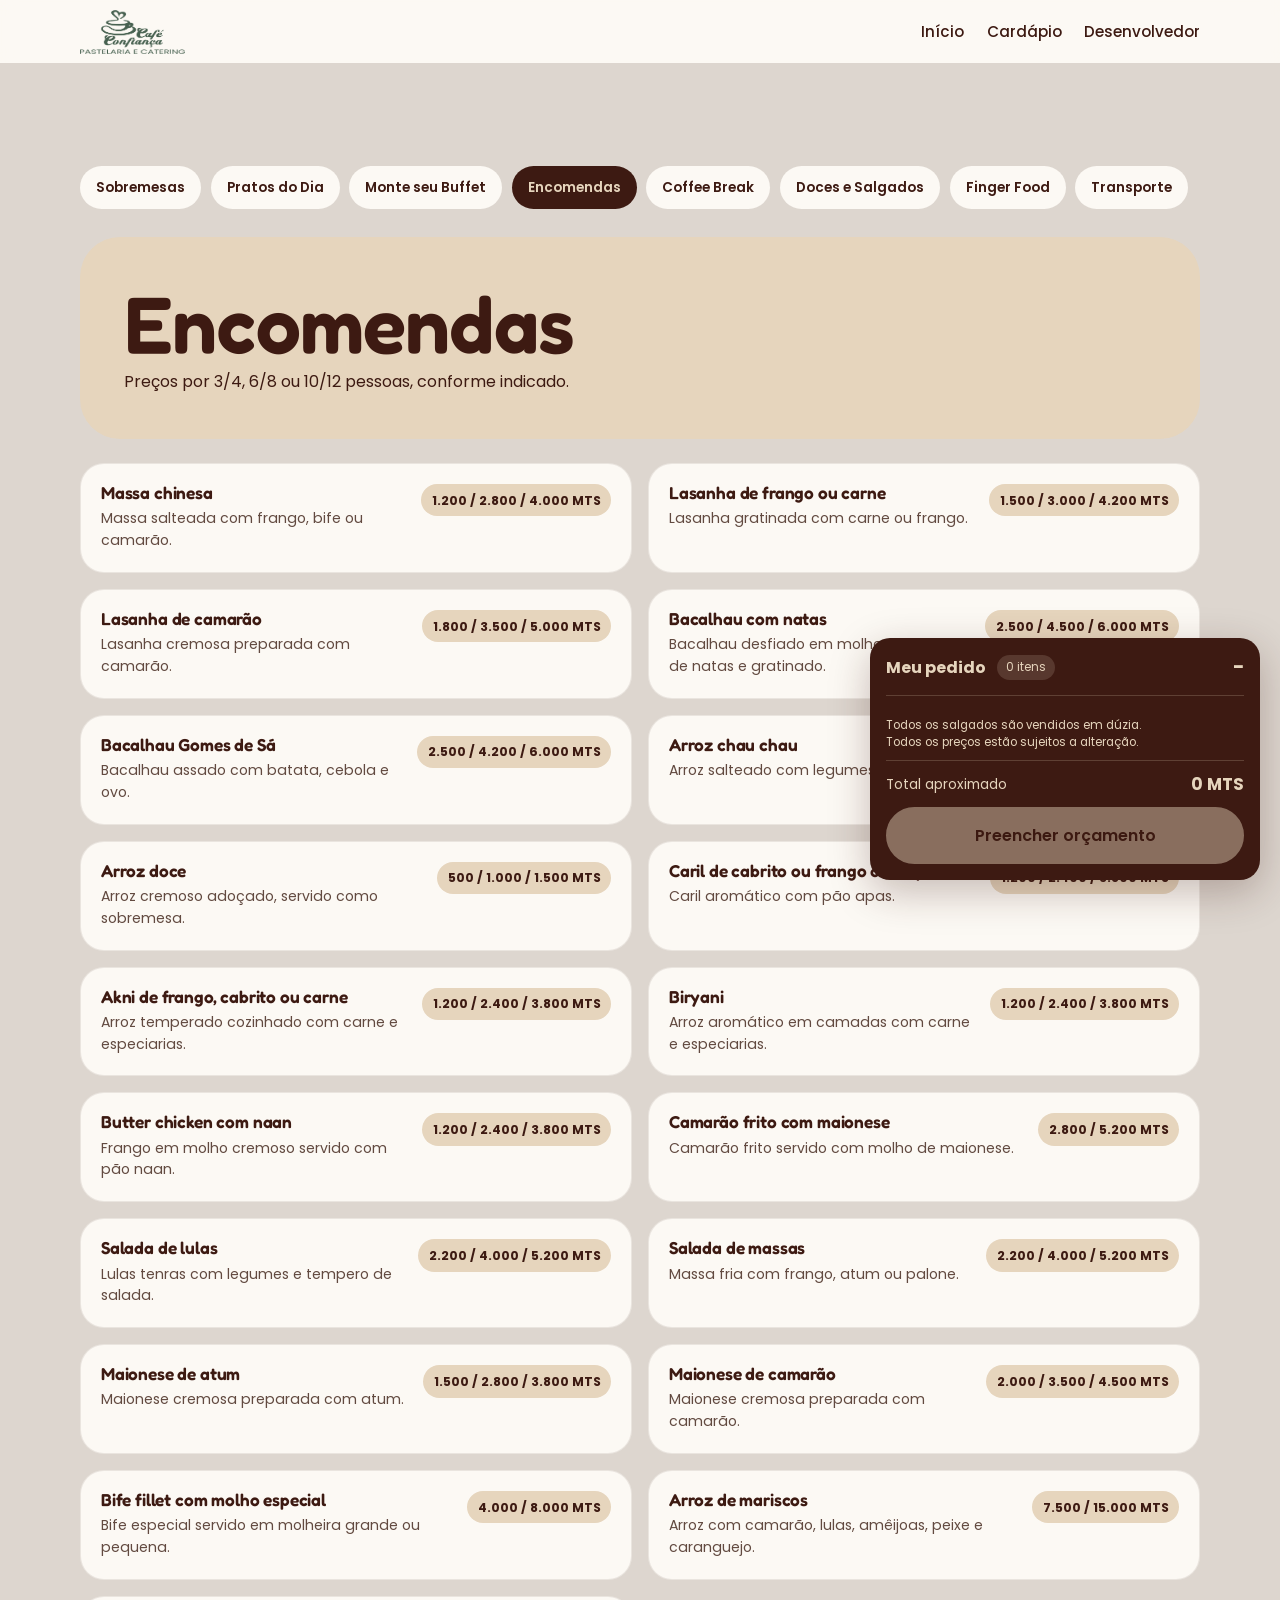
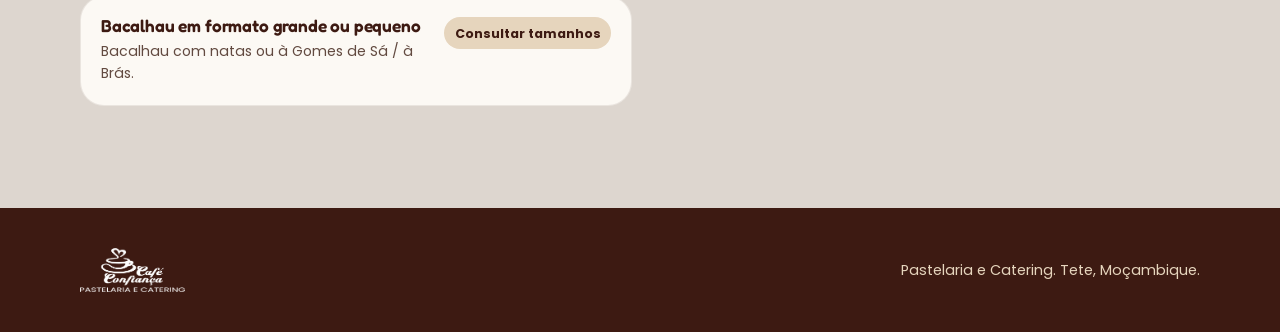
<file: menus/menu-encomendas.html>
<!doctype html><html lang="pt-MZ"><head><meta charset="utf-8"><meta name="viewport" content="width=device-width,initial-scale=1"><title>Encomendas | Café Confiança</title><link rel="stylesheet" href="https://fonts.googleapis.com/css2?family=Fredoka:wght@500;600;700&family=Poppins:wght@400;500;600&display=swap"><link rel="stylesheet" href="../css/style.css"></head>
<body data-category="encomendas"><header class="top"><div class="wrap bar"><a href="../index.html"><img class="brand" src="../images/logo.png" alt="Café Confiança"></a><nav><a href="../index.html">Início</a><a href="../menu.html">Cardápio</a><a href="../desenvolvedor.html">Desenvolvedor</a></nav></div></header>
<main><section class="alt"><div class="wrap"><div id="category-nav" class="category-nav"></div><div class="menu-heading panel sand"><h1 id="page-title"></h1><p id="page-note"></p></div><div id="menu-items" class="menu-grid"></div></div></section></main>
<footer><div class="wrap foot"><img class="brand inv" src="../images/logo.png" alt="Café Confiança"><p>Pastelaria e Catering. Tete, Moçambique.</p></div></footer><script src="../js/menu.js"></script></body></html>
</file>
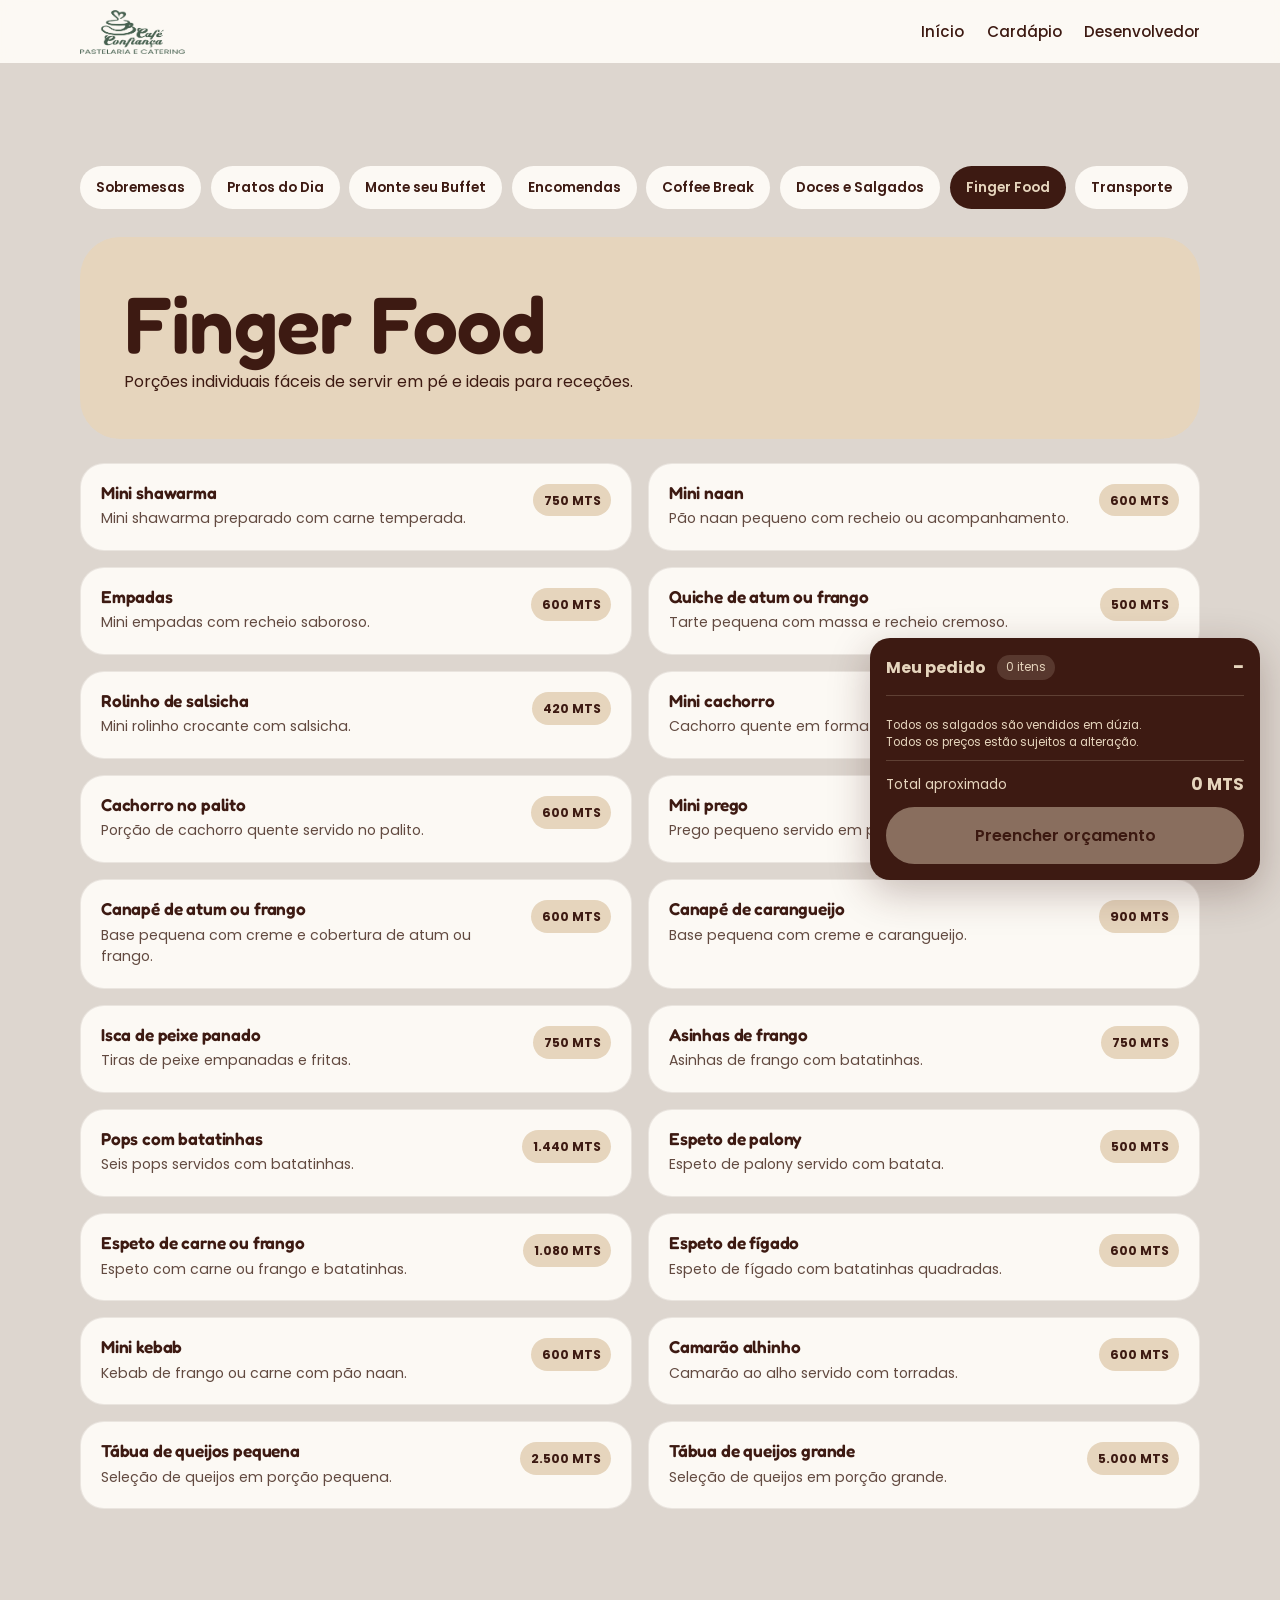
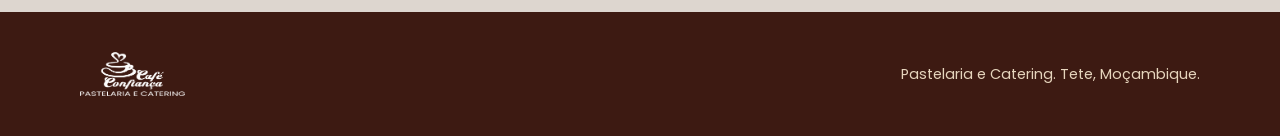
<file: menus/menu-finger.html>
<!doctype html><html lang="pt-MZ"><head><meta charset="utf-8"><meta name="viewport" content="width=device-width,initial-scale=1"><title>Finger Food | Café Confiança</title><link rel="stylesheet" href="https://fonts.googleapis.com/css2?family=Fredoka:wght@500;600;700&family=Poppins:wght@400;500;600&display=swap"><link rel="stylesheet" href="../css/style.css"></head>
<body data-category="finger"><header class="top"><div class="wrap bar"><a href="../index.html"><img class="brand" src="../images/logo.png" alt="Café Confiança"></a><nav><a href="../index.html">Início</a><a href="../menu.html">Cardápio</a><a href="../desenvolvedor.html">Desenvolvedor</a></nav></div></header>
<main><section class="alt"><div class="wrap"><div id="category-nav" class="category-nav"></div><div class="menu-heading panel sand"><h1 id="page-title"></h1><p id="page-note"></p></div><div id="menu-items" class="menu-grid"></div></div></section></main>
<footer><div class="wrap foot"><img class="brand inv" src="../images/logo.png" alt="Café Confiança"><p>Pastelaria e Catering. Tete, Moçambique.</p></div></footer><script src="../js/menu.js"></script></body></html>
</file>
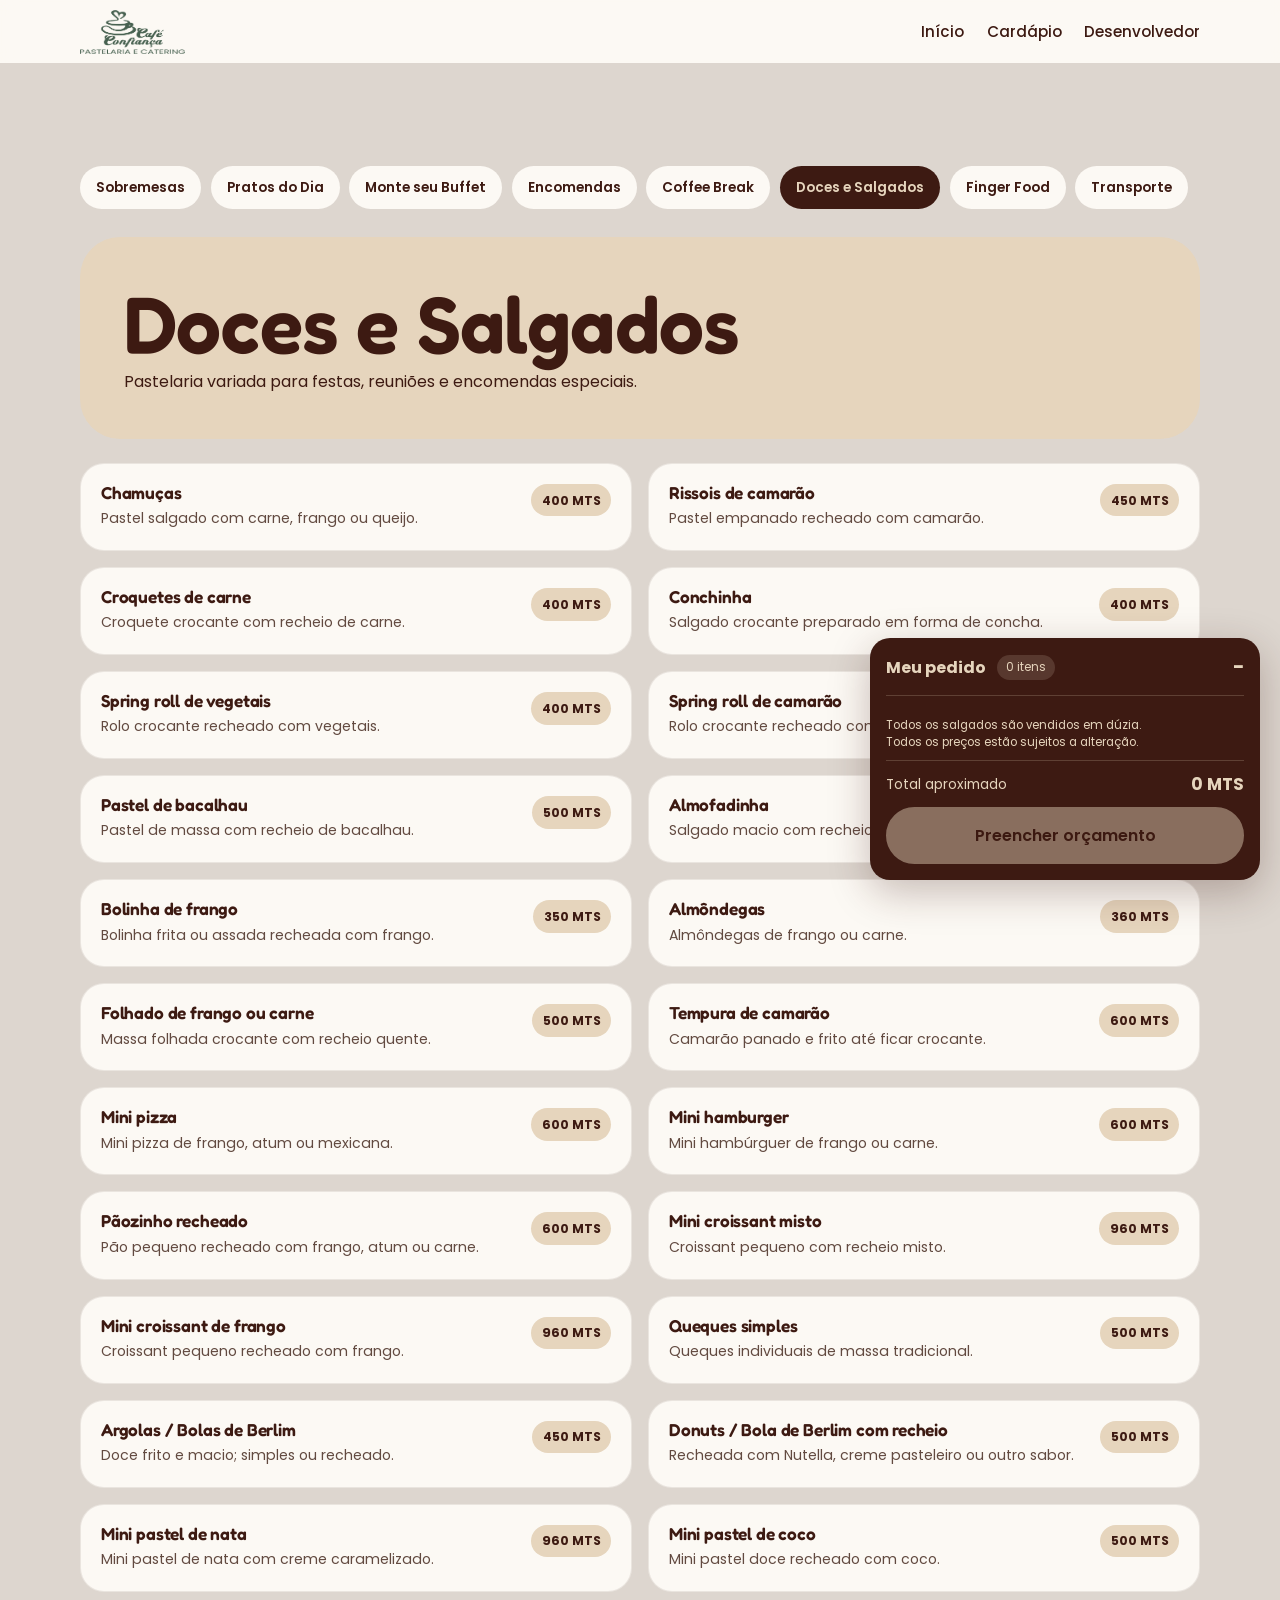
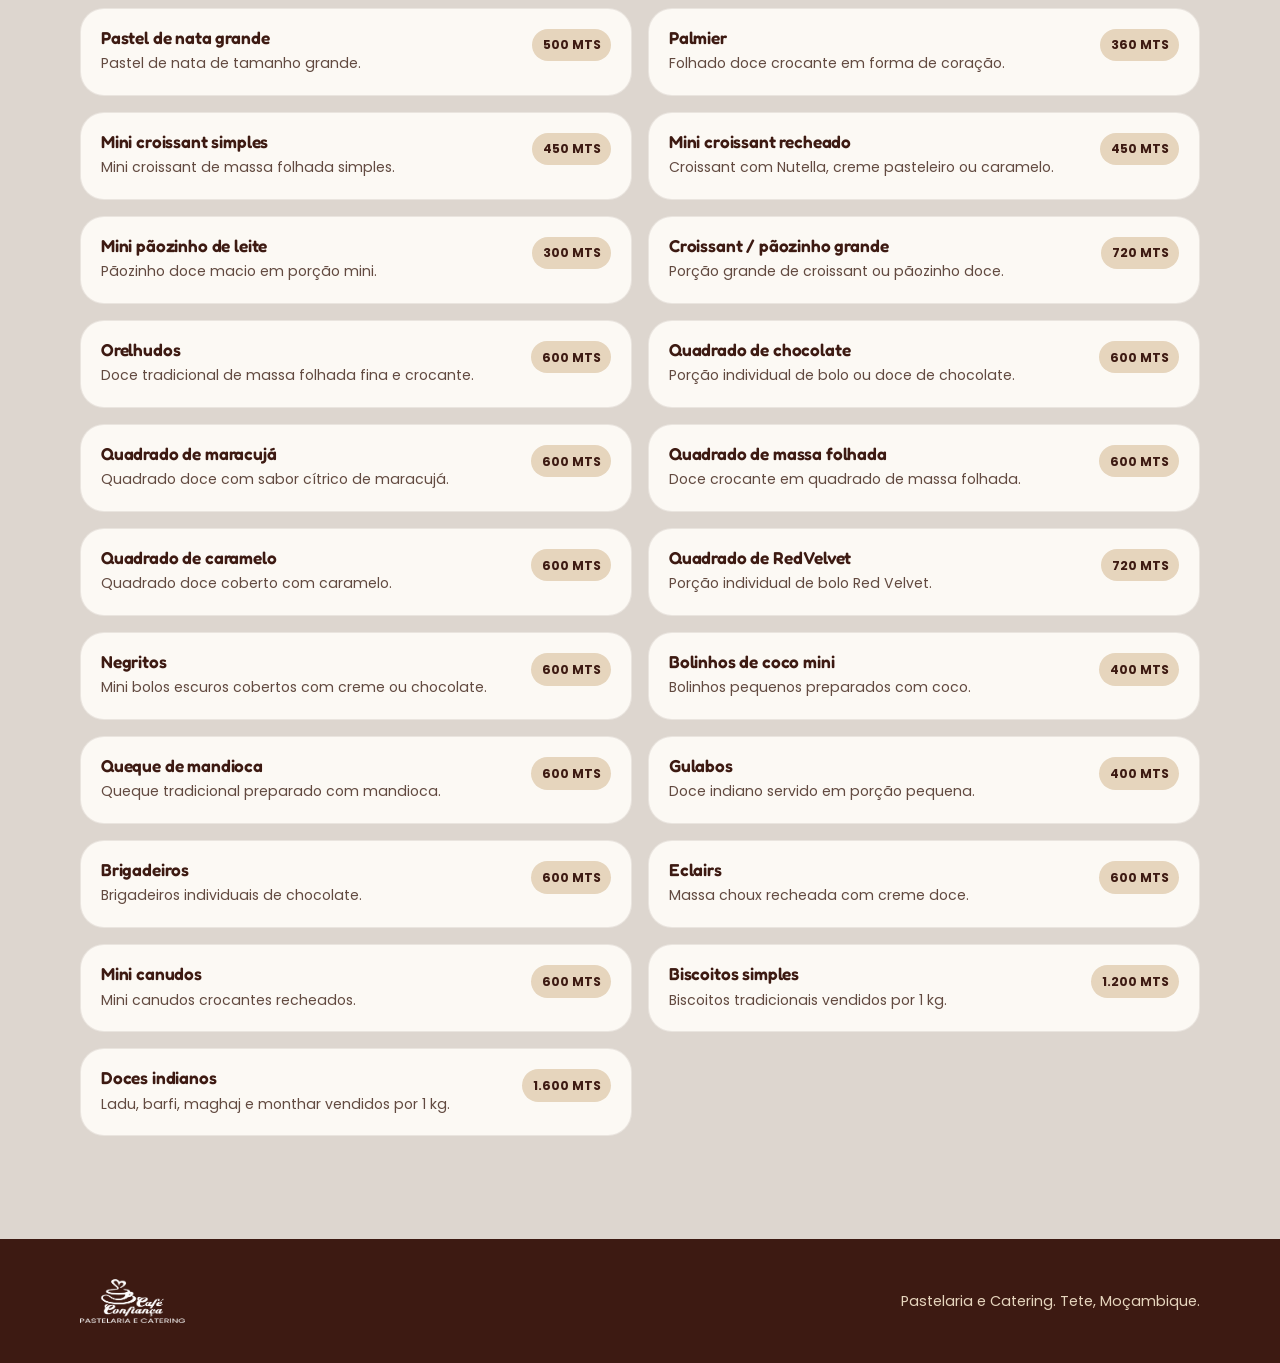
<file: menus/menu-salgados.html>
<!doctype html><html lang="pt-MZ"><head><meta charset="utf-8"><meta name="viewport" content="width=device-width,initial-scale=1"><title>Doces e Salgados | Café Confiança</title><link rel="stylesheet" href="https://fonts.googleapis.com/css2?family=Fredoka:wght@500;600;700&family=Poppins:wght@400;500;600&display=swap"><link rel="stylesheet" href="../css/style.css"></head>
<body data-category="salgados"><header class="top"><div class="wrap bar"><a href="../index.html"><img class="brand" src="../images/logo.png" alt="Café Confiança"></a><nav><a href="../index.html">Início</a><a href="../menu.html">Cardápio</a><a href="../desenvolvedor.html">Desenvolvedor</a></nav></div></header>
<main><section class="alt"><div class="wrap"><div id="category-nav" class="category-nav"></div><div class="menu-heading panel sand"><h1 id="page-title"></h1><p id="page-note"></p></div><div id="menu-items" class="menu-grid"></div></div></section></main>
<footer><div class="wrap foot"><img class="brand inv" src="../images/logo.png" alt="Café Confiança"><p>Pastelaria e Catering. Tete, Moçambique.</p></div></footer><script src="../js/menu.js"></script></body></html>
</file>
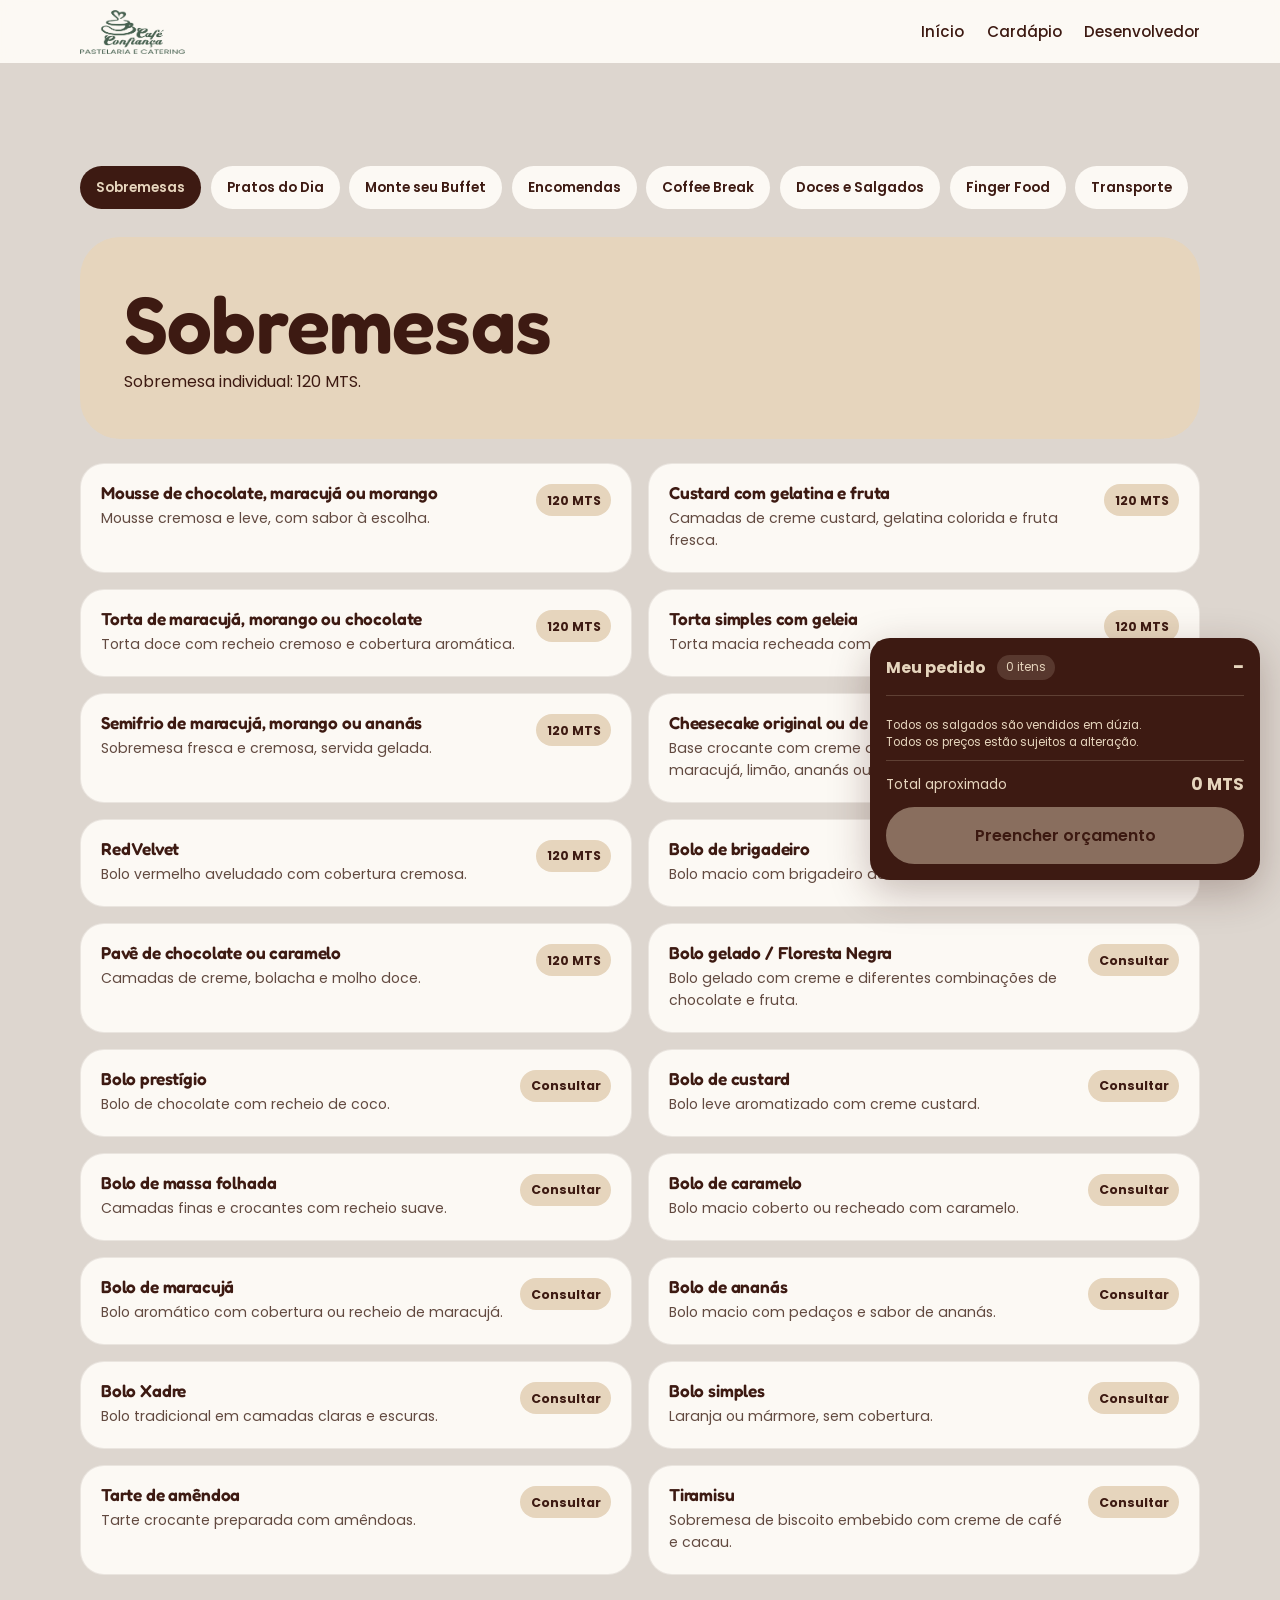
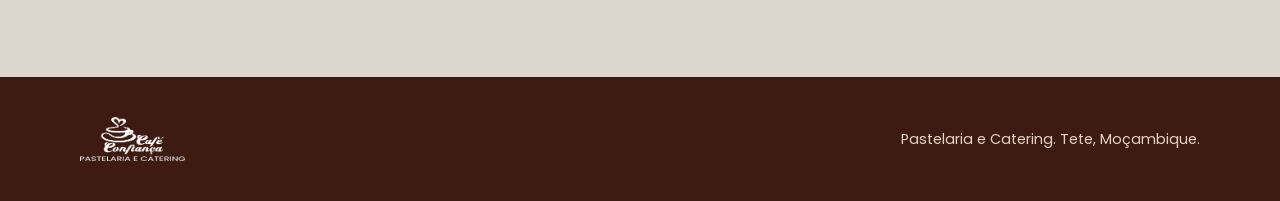
<file: menus/menu-sobremesas.html>
<!doctype html><html lang="pt-MZ"><head><meta charset="utf-8"><meta name="viewport" content="width=device-width,initial-scale=1"><title>Sobremesas | Café Confiança</title><link rel="stylesheet" href="https://fonts.googleapis.com/css2?family=Fredoka:wght@500;600;700&family=Poppins:wght@400;500;600&display=swap"><link rel="stylesheet" href="../css/style.css"></head>
<body data-category="sobremesas"><header class="top"><div class="wrap bar"><a href="../index.html"><img class="brand" src="../images/logo.png" alt="Café Confiança"></a><nav><a href="../index.html">Início</a><a href="../menu.html">Cardápio</a><a href="../desenvolvedor.html">Desenvolvedor</a></nav></div></header>
<main><section class="alt"><div class="wrap"><div id="category-nav" class="category-nav"></div><div class="menu-heading panel sand"><h1 id="page-title"></h1><p id="page-note"></p></div><div id="menu-items" class="menu-grid"></div></div></section></main>
<footer><div class="wrap foot"><img class="brand inv" src="../images/logo.png" alt="Café Confiança"><p>Pastelaria e Catering. Tete, Moçambique.</p></div></footer><script src="../js/menu.js"></script></body></html>
</file>
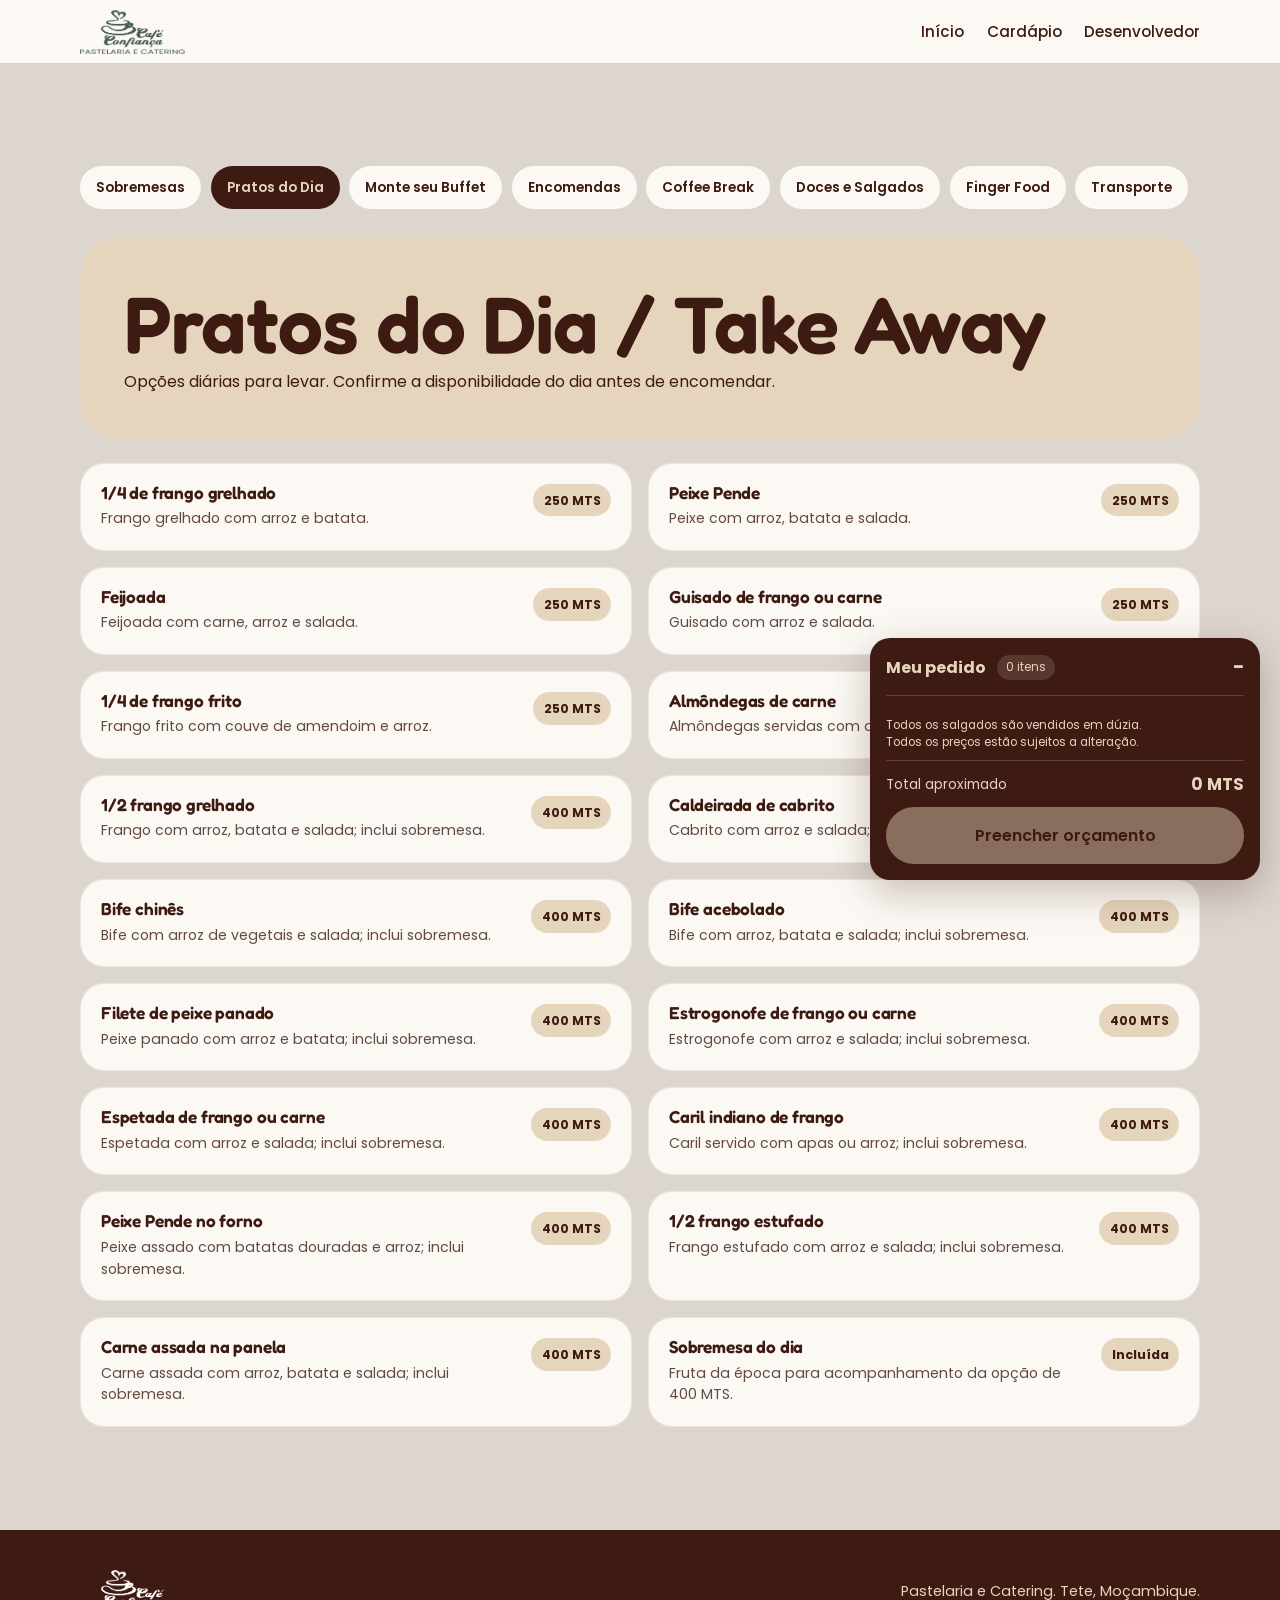
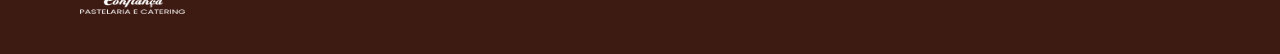
<file: menus/menu-takeaway.html>
<!doctype html><html lang="pt-MZ"><head><meta charset="utf-8"><meta name="viewport" content="width=device-width,initial-scale=1"><title>Pratos do Dia | Café Confiança</title><link rel="stylesheet" href="https://fonts.googleapis.com/css2?family=Fredoka:wght@500;600;700&family=Poppins:wght@400;500;600&display=swap"><link rel="stylesheet" href="../css/style.css"></head>
<body data-category="takeaway"><header class="top"><div class="wrap bar"><a href="../index.html"><img class="brand" src="../images/logo.png" alt="Café Confiança"></a><nav><a href="../index.html">Início</a><a href="../menu.html">Cardápio</a><a href="../desenvolvedor.html">Desenvolvedor</a></nav></div></header>
<main><section class="alt"><div class="wrap"><div id="category-nav" class="category-nav"></div><div class="menu-heading panel sand"><h1 id="page-title"></h1><p id="page-note"></p></div><div id="menu-items" class="menu-grid"></div></div></section></main>
<footer><div class="wrap foot"><img class="brand inv" src="../images/logo.png" alt="Café Confiança"><p>Pastelaria e Catering. Tete, Moçambique.</p></div></footer><script src="../js/menu.js"></script></body></html>
</file>
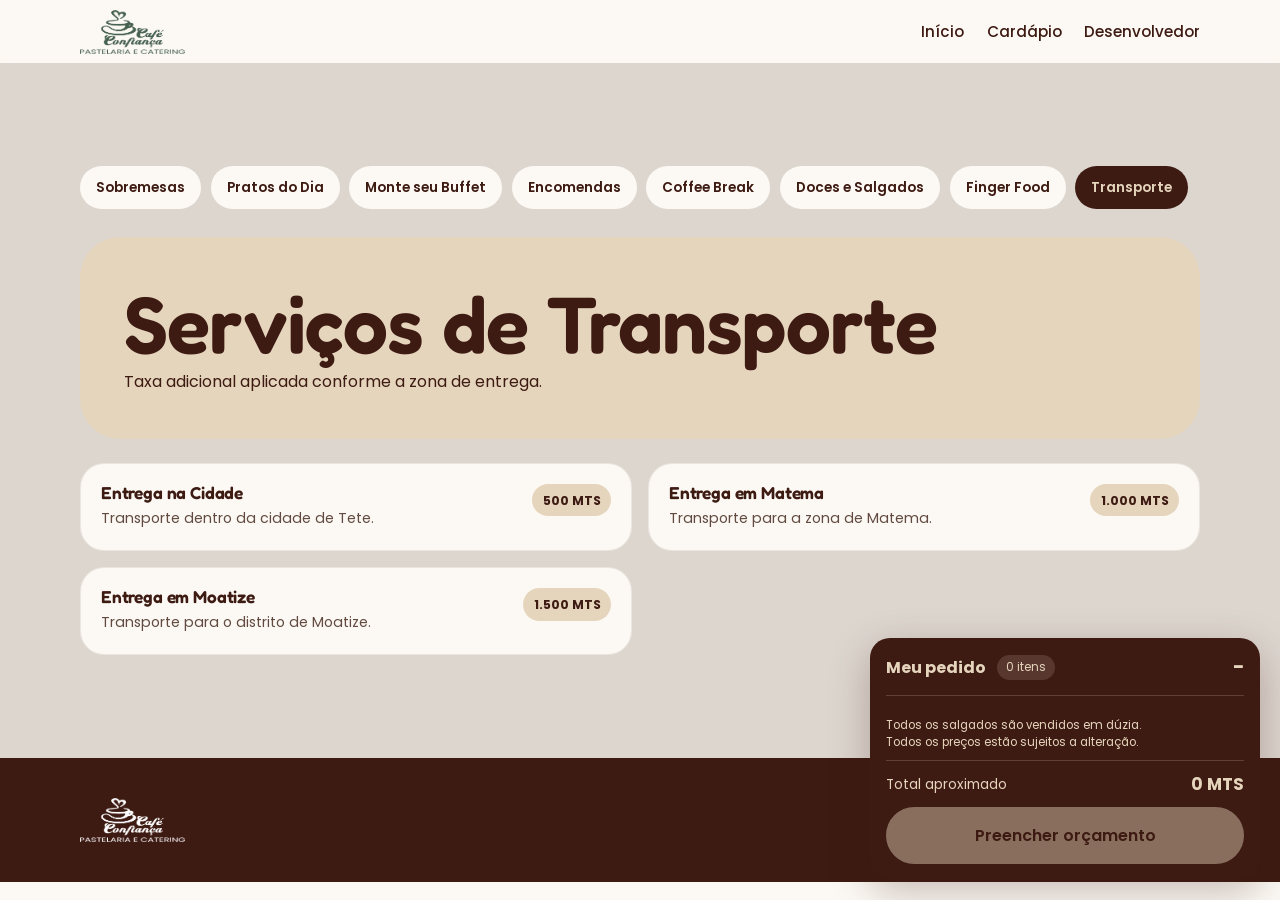
<file: menus/menu-transporte.html>
<!doctype html><html lang="pt-MZ"><head><meta charset="utf-8"><meta name="viewport" content="width=device-width,initial-scale=1"><title>Transporte | Café Confiança</title><link rel="stylesheet" href="https://fonts.googleapis.com/css2?family=Fredoka:wght@500;600;700&family=Poppins:wght@400;500;600&display=swap"><link rel="stylesheet" href="../css/style.css"></head>
<body data-category="transporte"><header class="top"><div class="wrap bar"><a href="../index.html"><img class="brand" src="../images/logo.png" alt="Café Confiança"></a><nav><a href="../index.html">Início</a><a href="../menu.html">Cardápio</a><a href="../desenvolvedor.html">Desenvolvedor</a></nav></div></header>
<main><section class="alt"><div class="wrap"><div id="category-nav" class="category-nav"></div><div class="menu-heading panel sand"><h1 id="page-title"></h1><p id="page-note"></p></div><div id="menu-items" class="menu-grid"></div></div></section></main>
<footer><div class="wrap foot"><img class="brand inv" src="../images/logo.png" alt="Café Confiança"><p>Pastelaria e Catering. Tete, Moçambique.</p></div></footer><script src="../js/menu.js"></script></body></html>
</file>
<file: css/style.css>
:root{--esp:#3d1a12;--sand:#e6d5bd;--stone:#ddd6cf;--sage:#46604f;--em:#0f5c4b;--paper:#fcf9f4;--r:2.5rem}
*{box-sizing:border-box;margin:0}
html{scroll-behavior:smooth;scroll-padding-top:5rem;overflow-x:hidden}
body{font:400 1rem/1.7 Poppins,system-ui,sans-serif;color:var(--esp);background:var(--paper)}
img{display:block;max-width:100%;height:auto}
a{color:inherit}
h1,h2,h3{font-family:Fredoka,Poppins,sans-serif;font-weight:600;line-height:1.08;letter-spacing:-.01em}
h1{font-size:clamp(2.7rem,6.5vw,5rem)}
h2{font-size:clamp(1.9rem,4vw,3rem);margin-bottom:1.25rem}
h3{font-size:1.5rem;margin-bottom:.75rem}
p+p{margin-top:1rem}
:focus-visible{outline:3px solid var(--em);outline-offset:3px}
.skip{position:absolute;left:-999px}.skip:focus{left:1rem;top:1rem;background:var(--paper);padding:.5rem 1rem;z-index:20}
.wrap{width:min(1120px,calc(100% - 2.5rem));margin-inline:auto}
section{padding:clamp(3.5rem,8vw,6.5rem) 0}
section.alt{background:var(--stone)}
.lead{font-size:1.125rem;max-width:34rem}

.top{position:sticky;top:0;z-index:10;background:rgba(252,249,244,.92);backdrop-filter:blur(8px)}
.bar{display:flex;align-items:center;justify-content:space-between;gap:1rem;padding:.6rem 0}
.brand{height:44px;width:auto}.brand.inv{filter:brightness(0) invert(1)}
nav{display:flex;align-items:center;gap:1.4rem;font-weight:500;font-size:.95rem}
nav a{text-decoration:none}nav a:not(.btn):hover{text-decoration:underline;text-underline-offset:6px}
@media(max-width:820px){.bar{flex-wrap:wrap}nav{width:100%;overflow-x:auto;gap:1.1rem;padding-bottom:.4rem;white-space:nowrap}}

.btn{display:inline-block;background:var(--esp);color:var(--sand);padding:.8rem 1.6rem;border-radius:999px;font-weight:600;text-decoration:none;border:2px solid var(--esp);cursor:pointer;font:inherit;font-weight:600;transition:background .2s,color .2s}
.btn:hover{background:var(--em);border-color:var(--em);color:#fff}
.btn.sm{padding:.45rem 1.1rem;font-size:.9rem}
.btn.ghost{background:transparent;color:var(--esp)}.btn.ghost:hover{background:var(--esp);border-color:var(--esp)}
.btn.light{background:var(--sand);color:var(--esp);border-color:var(--sand)}.btn.light:hover{background:var(--paper);color:var(--esp);border-color:var(--paper)}

.shape{border-radius:var(--r) var(--r) 8rem var(--r);overflow:hidden}
.shape img,img.shape{width:100%;height:100%;object-fit:cover}
.panel{border-radius:var(--r);padding:clamp(1.5rem,4vw,2.75rem)}
.sand{background:var(--sand)}.stone{background:var(--stone)}.dark{background:var(--esp);color:var(--sand)}.green{background:var(--em);color:#fff}
.split{display:grid;grid-template-columns:minmax(0,1fr) minmax(0,1fr);gap:1.5rem;align-items:stretch}
.split>*{min-width:0}
.split.top-align{align-items:start}
@media(max-width:820px){.split{grid-template-columns:1fr}}

.hero{padding-top:clamp(2rem,5vw,4rem)}
.hero-grid{display:grid;grid-template-columns:minmax(0,1.1fr) minmax(0,.9fr);gap:clamp(1.5rem,4vw,3.5rem);align-items:center}
.hero-grid>*{min-width:0}
.hero-text .lead{margin:1.4rem 0 1.8rem}
.cta{display:flex;flex-wrap:wrap;gap:.8rem}
.facts{margin-top:2rem;font-size:.95rem;border-left:4px solid var(--sage);padding-left:1rem}
.hero-img{aspect-ratio:4/5;max-height:640px;border-radius:9rem var(--r) var(--r) var(--r)}
@media(max-width:820px){.hero-grid{grid-template-columns:1fr}.hero-img{aspect-ratio:4/3;order:-1;border-radius:var(--r) var(--r) 6rem var(--r)}}
@media(prefers-reduced-motion:no-preference){
  .hero-text>*,.hero-img{animation:rise .8s cubic-bezier(.2,.7,.2,1) both}
  .hero-text>:nth-child(2){animation-delay:.12s}.hero-text>:nth-child(3){animation-delay:.24s}.hero-text>:nth-child(4){animation-delay:.36s}.hero-img{animation-delay:.2s}
  @keyframes rise{from{opacity:0;transform:translateY(18px)}}
}

.mvv{display:grid;grid-template-columns:repeat(3,1fr);gap:1.5rem;margin-top:1.5rem}
.mvv .panel:nth-child(1){border-radius:var(--r) 6rem var(--r) var(--r)}
.mvv .panel:nth-child(3){border-radius:var(--r) var(--r) var(--r) 6rem}
@media(max-width:820px){.mvv{grid-template-columns:1fr}}

.pills{list-style:none;padding:0;display:grid;gap:.8rem}
.pills li{background:var(--sand);border-radius:999px;padding:1rem 1.6rem;font-weight:500}
.plain{list-style:none;padding:0;margin-bottom:1.6rem}.plain li{padding:.4rem 0;border-bottom:1px solid rgba(230,213,189,.25)}
.trio{display:grid;grid-template-columns:minmax(0,2fr) minmax(0,1fr) minmax(0,1.4fr);gap:1.5rem;margin-top:2rem}
.trio>*{min-width:0}
.trio img{height:300px}
@media(max-width:820px){.trio{grid-template-columns:1fr 1fr}.trio .s1{grid-column:1/-1}}

.head{margin-bottom:1.5rem}.head p{max-width:44rem}
.masonry{columns:3 220px;column-gap:1.25rem}
.masonry img{width:100%;margin-bottom:1.25rem;border-radius:2rem;cursor:zoom-in;break-inside:avoid}
.masonry img:nth-child(3n+1){border-bottom-right-radius:5rem}
.masonry img:nth-child(3n+2){border-top-left-radius:5rem}

.menu-heading{margin-bottom:1.5rem}
.menu-heading p{max-width:44rem}
.menu-layout{display:grid;grid-template-columns:minmax(180px,.28fr) minmax(0,1fr);gap:1.5rem;align-items:start}
.menu-tabs{display:grid;gap:.7rem;position:sticky;top:6.5rem}
.menu-tab{width:100%;border:0;border-radius:999px;padding:.85rem 1.1rem;background:var(--paper);color:var(--esp);font:600 .9rem Poppins,sans-serif;text-align:left;cursor:pointer;transition:.2s}
.menu-tab:hover,.menu-tab.active{background:var(--esp);color:var(--sand)}
.menu-panel{min-width:0}
.menu-title{margin-bottom:1rem}
.menu-title h3{font-size:1.75rem}
.menu-title p{color:#624a40}
.menu-grid{display:grid;grid-template-columns:repeat(2,minmax(0,1fr));gap:1rem}
.menu-card{display:flex;justify-content:space-between;gap:1rem;align-items:flex-start;background:var(--paper);border:1px solid rgba(61,26,18,.09);border-radius:1.5rem;padding:1.25rem}
.menu-card h3{font-size:1.08rem;margin-bottom:.35rem}
.menu-card p{font-size:.88rem;line-height:1.55;color:#624a40}
.menu-price{flex:none;background:var(--sand);border-radius:999px;padding:.35rem .65rem;font-size:.78rem;text-align:right}
.menu-selectable{position:relative;cursor:pointer;transition:border .2s,transform .2s,box-shadow .2s}
.menu-selectable:hover{transform:translateY(-2px);border-color:rgba(61,26,18,.28)}
.menu-selectable.selected{border:2px solid var(--em);box-shadow:0 8px 24px rgba(15,92,75,.12)}
.menu-selectable.selected::before{content:'Selecionado';display:block;position:absolute;right:.8rem;top:.8rem;color:var(--em);font-size:.68rem;font-weight:700}
.menu-selection{position:fixed;top:auto;right:1.25rem;bottom:1.25rem;left:auto;z-index:1000;width:min(390px,calc(100vw - 2.5rem));max-height:calc(100vh - 2.5rem);max-height:calc(100dvh - 2.5rem);overflow-y:auto;overscroll-behavior:contain;background:var(--esp);color:var(--sand);border-radius:1.25rem;padding:.65rem 1rem 1rem;box-shadow:0 12px 40px rgba(61,26,18,.28)}
.menu-selection-toggle{width:100%;display:flex;justify-content:space-between;align-items:center;border:0;background:transparent;color:var(--sand);padding:.35rem 0 .55rem;font:inherit;cursor:pointer}
.menu-selection-toggle>span{display:flex;align-items:center;gap:.7rem}
.menu-selection-toggle small{background:rgba(230,213,189,.16);border-radius:999px;padding:.15rem .55rem;font-size:.72rem}
.selection-chevron{font-size:1.25rem;line-height:1}
.menu-selection.collapsed #selection-content{display:none}
.menu-selection.collapsed{width:min(220px,calc(100vw - 2.5rem));padding:.35rem .8rem}
.menu-selection ul{list-style:none;padding:.35rem 0;margin:.35rem 0;border-top:1px solid rgba(230,213,189,.2);max-height:min(180px,32vh);overflow:auto}
.menu-selection li{display:grid;grid-template-columns:1.5rem minmax(0,1fr) auto;gap:.45rem;align-items:center;padding:.22rem 0;font-size:.76rem}
.menu-selection li button{border:0;background:var(--sand);color:var(--esp);border-radius:50%;width:1.5rem;height:1.5rem;cursor:pointer}
.menu-selection .btn{width:100%;background:var(--sand);color:var(--esp);border-color:var(--sand)}
.menu-selection .btn:disabled{opacity:.45;cursor:not-allowed}
.menu-selection .menu-notices{font-size:.72rem;line-height:1.45;margin:.6rem 0;color:var(--sand)}
.menu-estimate{display:flex;justify-content:space-between;align-items:center;padding:.55rem 0;border-top:1px solid rgba(230,213,189,.2);font-size:.85rem}
.menu-estimate strong{font-size:1.05rem}
.quantity-label{margin-left:auto;display:grid;grid-template-columns:auto 3.5rem;align-items:center;gap:.35rem;font-size:.68rem}
.quantity-label input{width:3.5rem;padding:.25rem .35rem;border-radius:.55rem;border:1px solid rgba(61,26,18,.18);font-size:.78rem;text-align:center}
.menu-cover{background:var(--paper)}
.menu-cover-copy{max-width:760px;margin-bottom:2.5rem}
.menu-cover-copy h1{font-size:clamp(3rem,8vw,6.2rem);max-width:11ch;margin:.35rem 0 1rem}
.menu-cover-copy>p:last-child{font-size:1.12rem;max-width:36rem}
.menu-index{display:grid;grid-template-columns:repeat(2,minmax(0,1fr));border-top:1px solid rgba(61,26,18,.18)}
.menu-category{display:grid;grid-template-columns:auto 1fr auto;gap:1.25rem;align-items:center;padding:1.7rem 1.25rem;border-bottom:1px solid rgba(61,26,18,.18);text-decoration:none;transition:background .2s,padding .2s}
.menu-category:nth-child(odd){border-right:1px solid rgba(61,26,18,.18)}
.menu-category:hover{background:var(--sand);padding-inline:1.5rem}
.menu-category h2{font-size:clamp(1.35rem,2.5vw,2rem);margin:0 0 .25rem}
.menu-category p{color:#624a40;font-size:.88rem}
.menu-category b{font-size:1.45rem}
.menu-number{font-family:Fredoka,Poppins,sans-serif;font-size:.78rem;color:var(--em);border:1px solid rgba(61,26,18,.25);border-radius:50%;width:2.5rem;height:2.5rem;display:grid;place-items:center}
.category-nav{display:flex;gap:.6rem;overflow-x:auto;margin-bottom:1.5rem;padding-bottom:.25rem}
.category-nav a{flex:none;text-decoration:none;background:var(--paper);border-radius:999px;padding:.65rem 1rem;font-size:.85rem;font-weight:600}
.category-nav a.active{background:var(--esp);color:var(--sand)}
.developer-card h1{font-size:clamp(2.2rem,5vw,4rem)}
.developer-identity{display:flex;align-items:center;gap:1.25rem;margin:.25rem 0 1.5rem}
.developer-identity>span{width:5.5rem;height:5.5rem;border-radius:50%;background:var(--esp);color:var(--sand);display:grid;place-items:center;font:700 2.5rem Fredoka,Poppins,sans-serif}
.developer-identity h1{font-size:clamp(2.2rem,5vw,3.5rem);margin:0}
.developer-identity p{margin:.25rem 0 0}
.developer-email{margin-top:1.5rem;overflow-wrap:anywhere}
.eyebrow{text-transform:uppercase;letter-spacing:.16em;font-size:.75rem;font-weight:700;color:var(--em);margin-bottom:.5rem}
.active-link{text-decoration:underline;text-underline-offset:6px}
@media(max-width:820px){
  .menu-index{grid-template-columns:1fr}.menu-category:nth-child(odd){border-right:0}.menu-cover-copy h1{font-size:clamp(2.8rem,15vw,4.5rem)}
  .menu-selection{right:.65rem;bottom:.65rem;left:auto;width:min(390px,calc(100vw - 2.6rem));max-height:calc(100vh - 1.3rem);max-height:calc(100dvh - 1.3rem)}
  .menu-selection.collapsed{width:190px}
  .menu-selection li{grid-template-columns:1.5rem minmax(0,1fr) auto}
  .menu-selection ul{max-height:18vh}
  .menu-selection .menu-notices{display:none}
}
@media(max-width:820px){.menu-layout{grid-template-columns:1fr}.menu-tabs{position:static;display:flex;overflow-x:auto;padding-bottom:.25rem;scrollbar-width:none}.menu-tabs::-webkit-scrollbar{display:none}.menu-tab{width:auto;white-space:nowrap}.menu-grid{grid-template-columns:1fr}}

.logos img{mix-blend-mode:multiply;margin:auto}
.quote{display:grid;grid-template-columns:minmax(0,1fr) minmax(0,1.2fr);gap:2.5rem;align-items:start}
.quote>*{min-width:0}
@media(max-width:820px){.quote{grid-template-columns:1fr}}
form{display:grid;gap:1rem;min-width:0}
label{display:grid;gap:.3rem;font-weight:500;font-size:.9rem}
input,select,textarea{width:100%;min-width:0;max-width:100%;font:inherit;padding:.7rem 1rem;border-radius:1rem;border:2px solid transparent;background:var(--paper);color:var(--esp)}
.row{display:grid;grid-template-columns:1fr 1fr;gap:1rem}
.row>*{min-width:0}
.err{background:var(--paper);color:#8a1c1c;padding:.6rem 1rem;border-radius:1rem;font-weight:500}

.info a:not(.btn){text-underline-offset:4px}.info .btn{margin-top:1.5rem}
.duo{display:grid;grid-template-columns:minmax(0,1fr) minmax(0,1fr);gap:1.5rem}
.duo>*{min-width:0}
.duo img{aspect-ratio:3/4}.duo .s2{border-radius:var(--r) 8rem var(--r) var(--r);margin-top:2.5rem}
footer{background:var(--esp);color:var(--sand);padding:2.5rem 0}
.foot{display:flex;flex-wrap:wrap;align-items:center;justify-content:space-between;gap:1rem;font-size:.9rem}.foot p{margin:0}
dialog{border:0;background:transparent;padding:0;max-width:94vw;max-height:94vh}dialog::backdrop{background:rgba(30,10,5,.85)}
dialog img{max-height:90vh;border-radius:1.5rem;cursor:zoom-out}

.info p{overflow-wrap:anywhere}

@media(max-width:480px){
  .wrap{width:calc(100% - 2rem)}
  h1{font-size:clamp(2.25rem,13vw,3rem)}
  h2{font-size:clamp(1.75rem,9vw,2.25rem)}
  section{padding:3.25rem 0}
  .panel{border-radius:1.75rem}
  .hero{padding-top:1.5rem}
  .hero-img{border-radius:1.75rem 1.75rem 4.5rem 1.75rem}
  .cta{display:grid;grid-template-columns:1fr}
  .cta .btn{text-align:center}
  .pills li{padding:.85rem 1.1rem}
  .trio{grid-template-columns:1fr}
  .trio .s1{grid-column:auto}
  .trio img{height:220px}
  .duo{grid-template-columns:1fr}
  .duo .s2{margin-top:0}
  .row{grid-template-columns:1fr}
  .masonry{columns:1}
  .masonry img{border-radius:1.25rem}
  .foot{flex-direction:column;align-items:flex-start}
  nav{scrollbar-width:none}
  nav::-webkit-scrollbar{display:none}
  .bar{align-items:center}
  .brand{height:40px}
  dialog{max-width:calc(100vw - 1rem)}
}

@media(max-width:360px){
  .wrap{width:calc(100% - 1.25rem)}
  .panel{padding:1.25rem}
  .brand{height:36px}
  .btn{width:100%;text-align:center}
  .btn.sm{width:auto}
}
</file>
